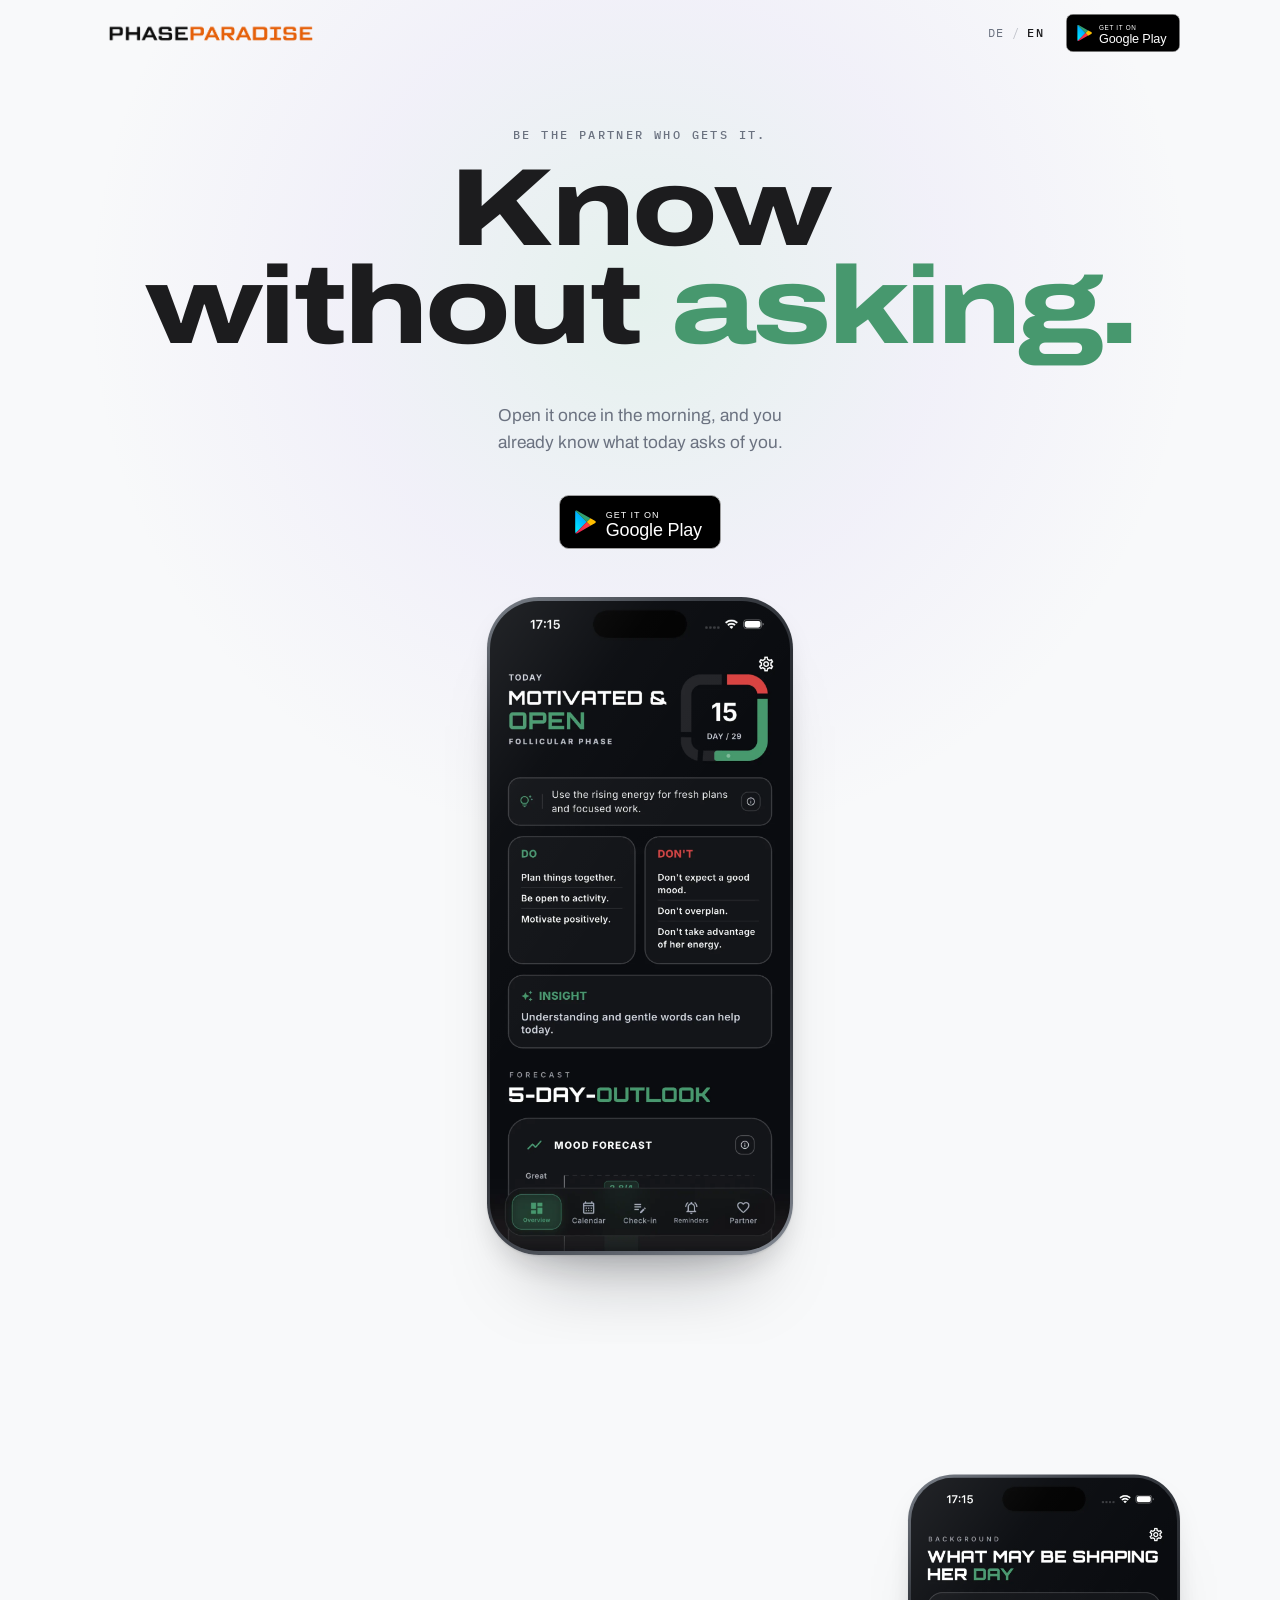
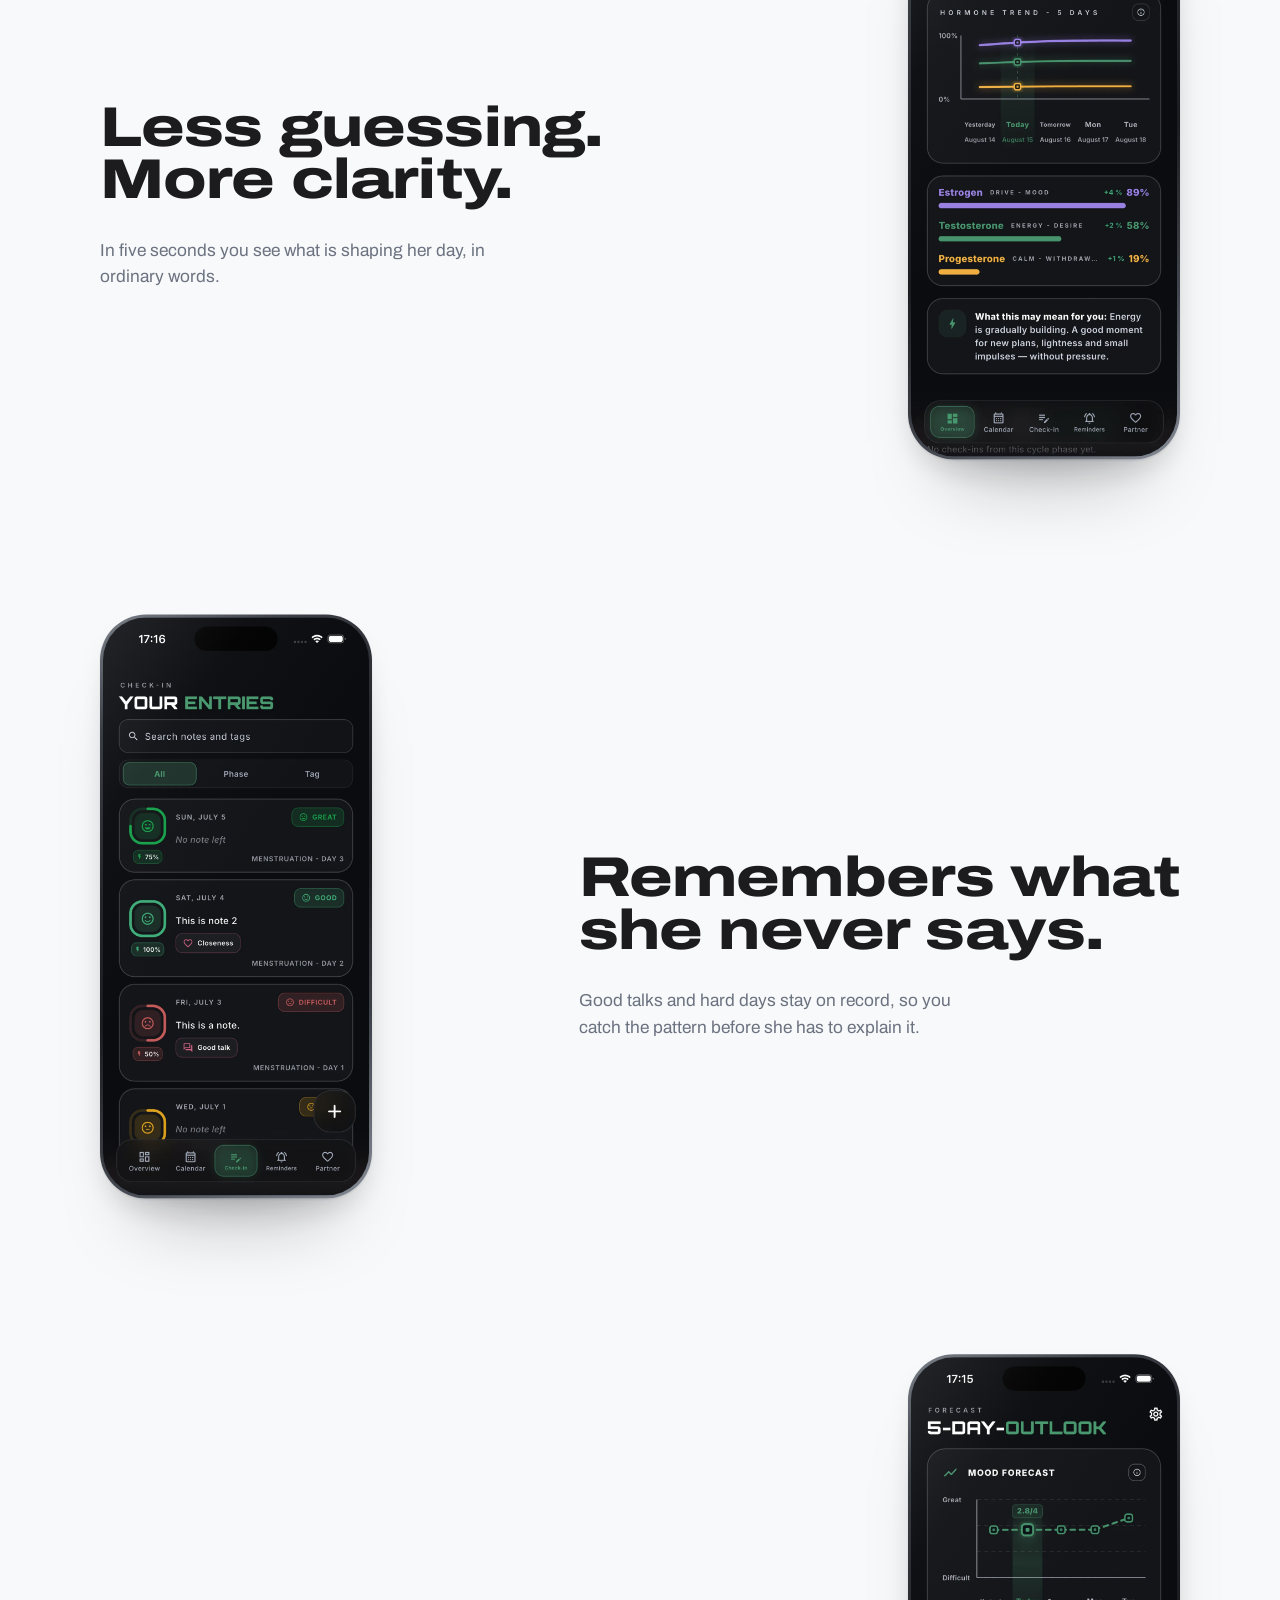
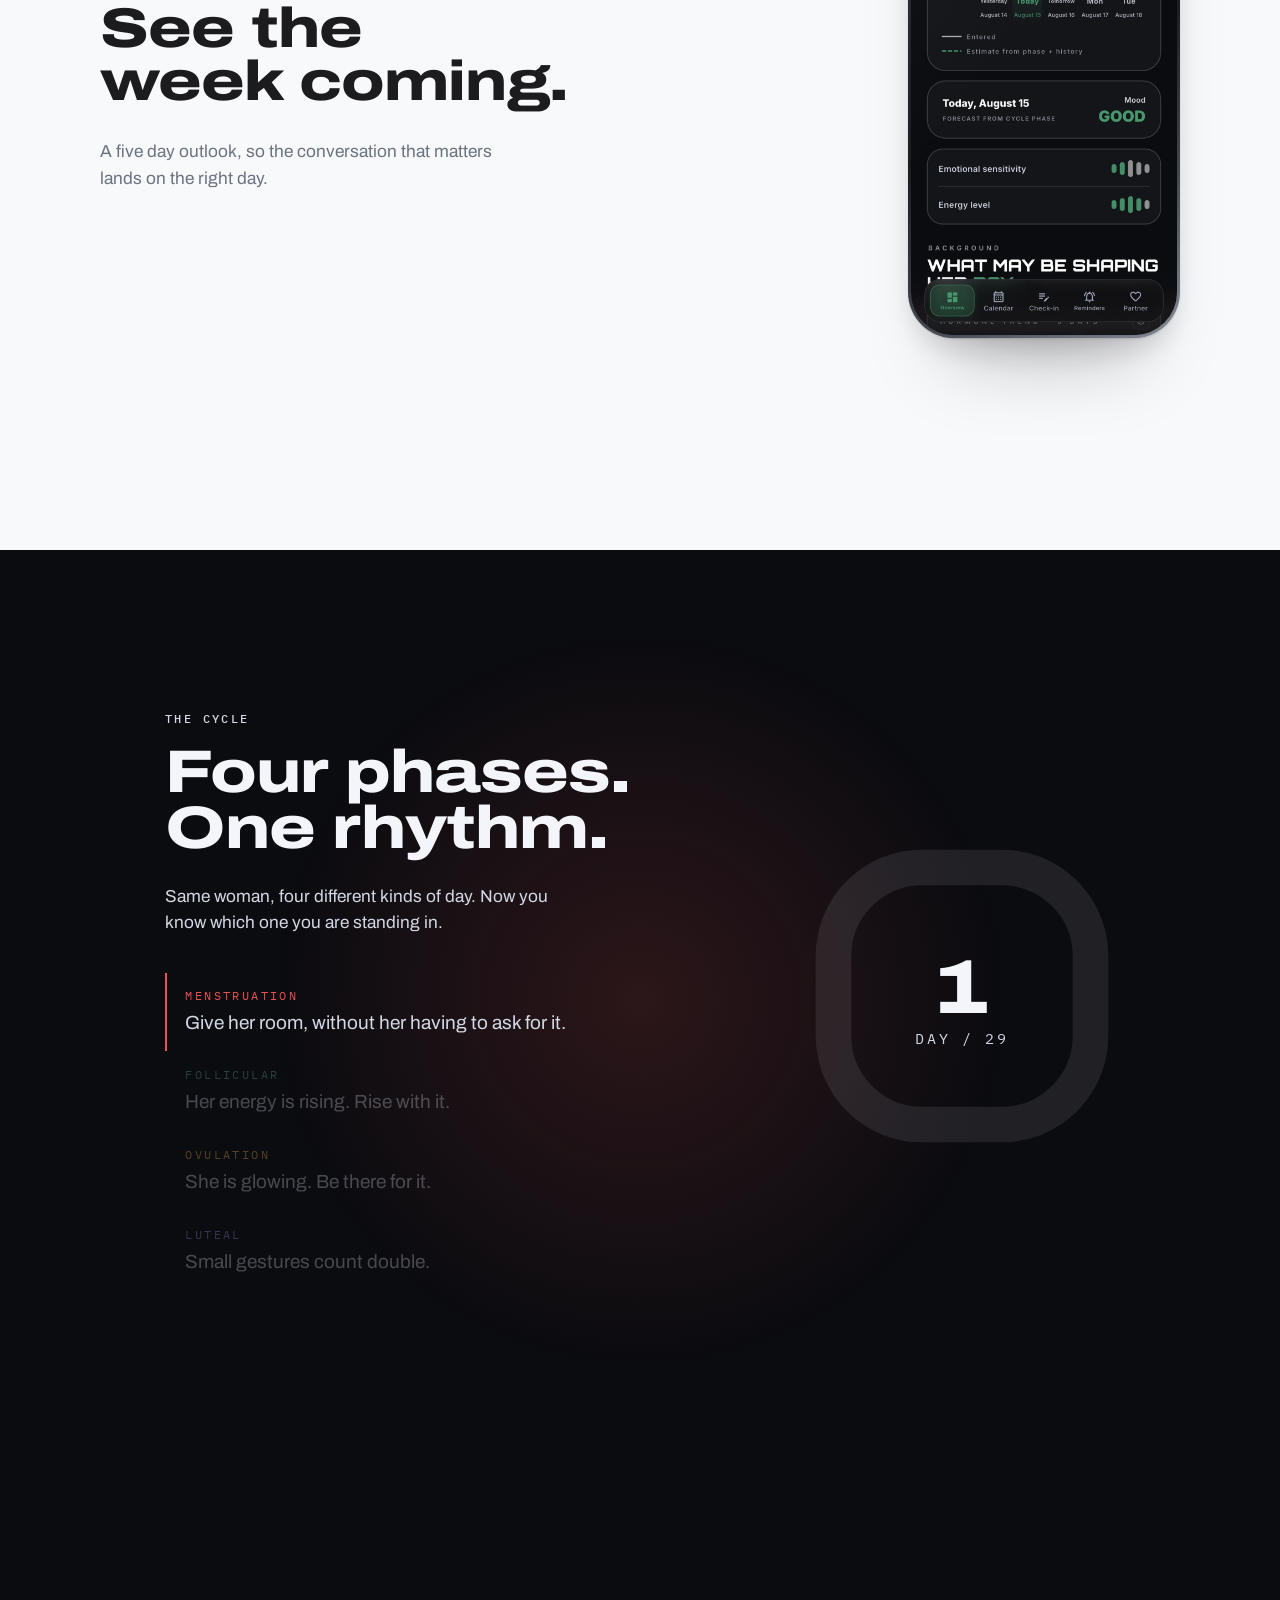
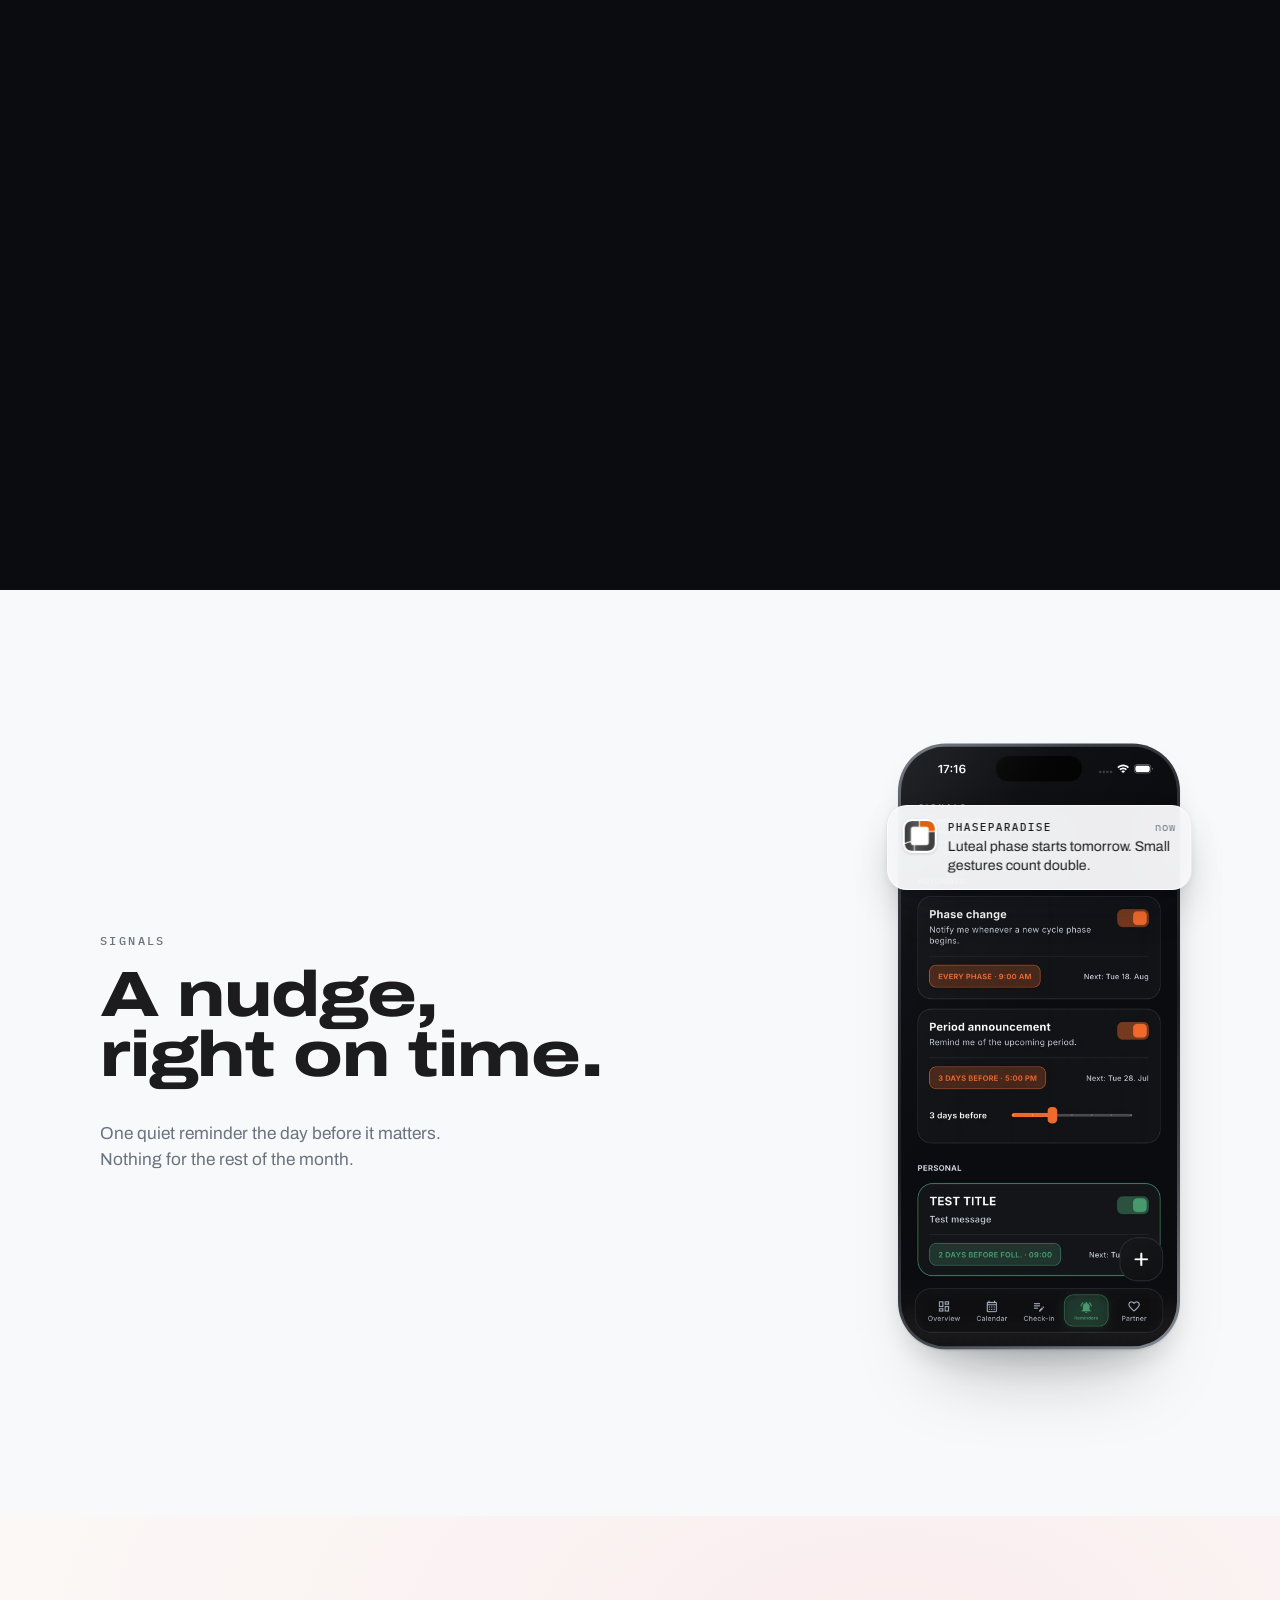
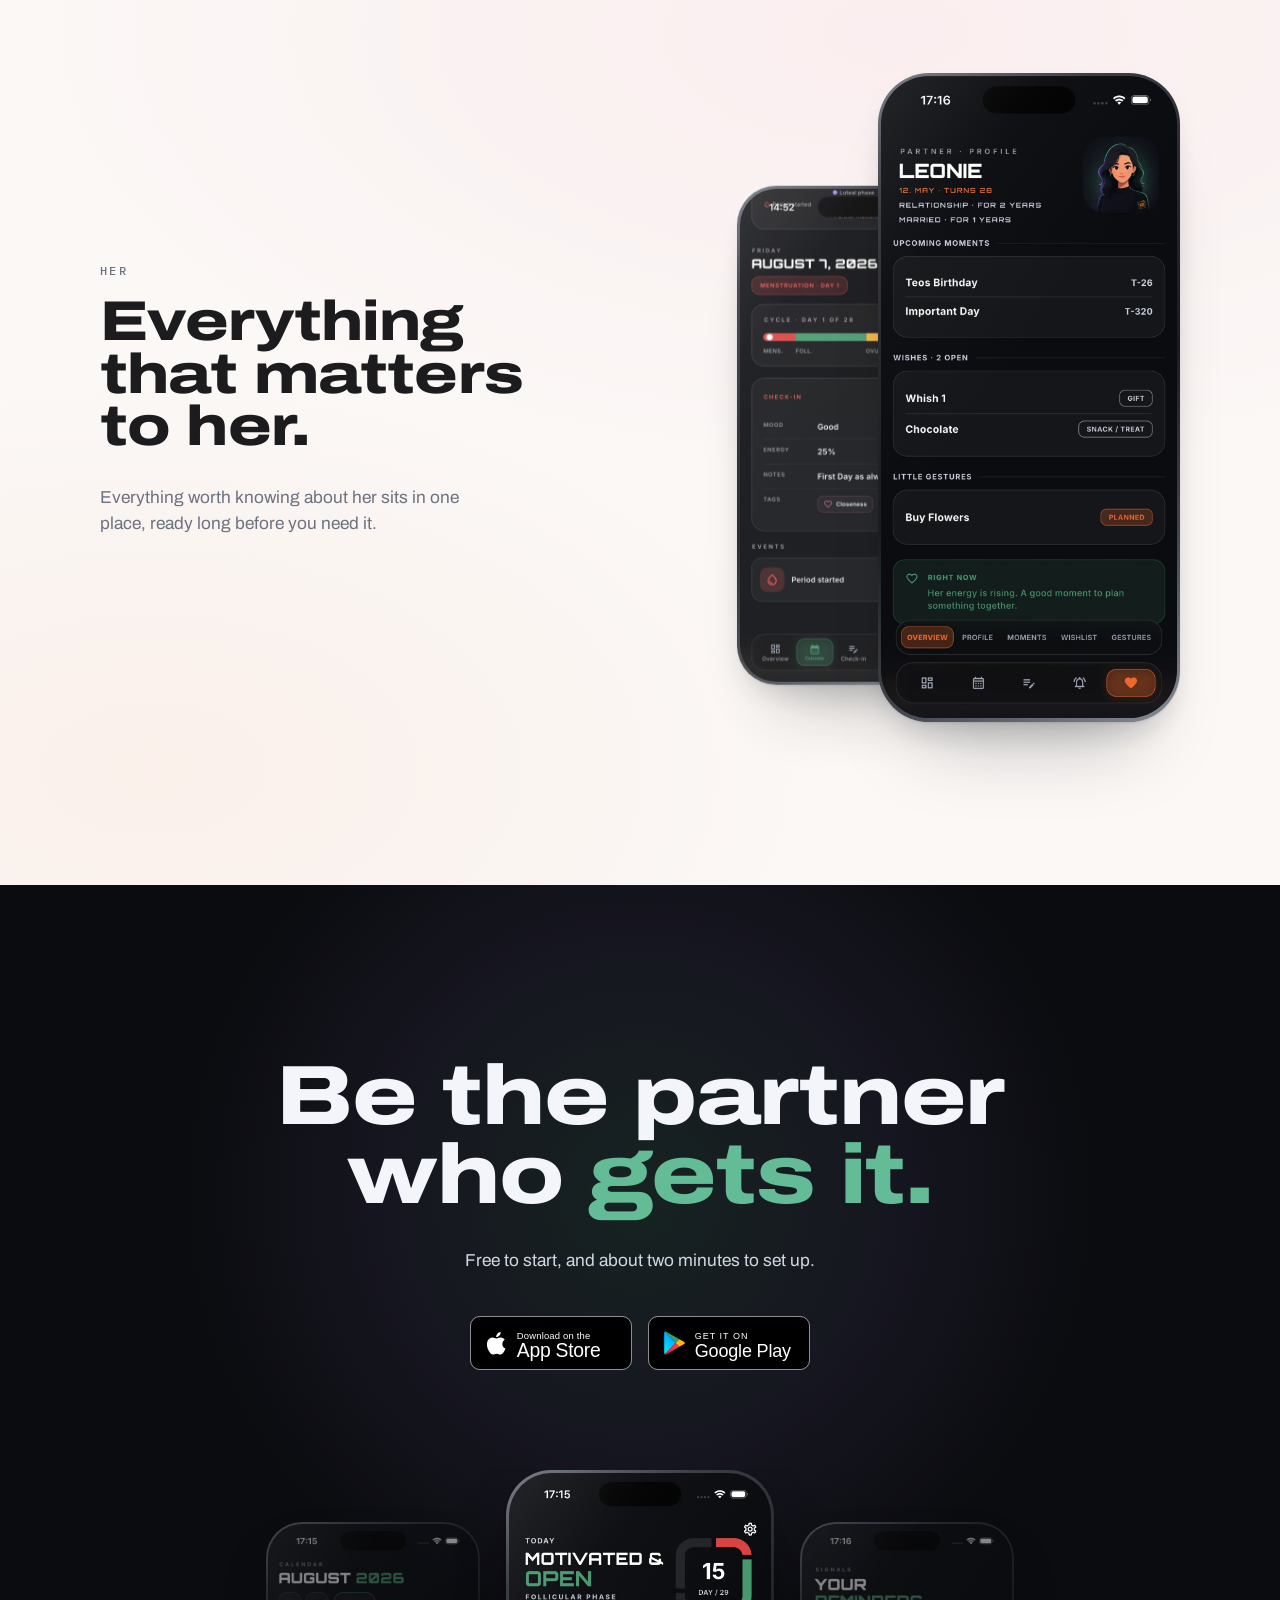
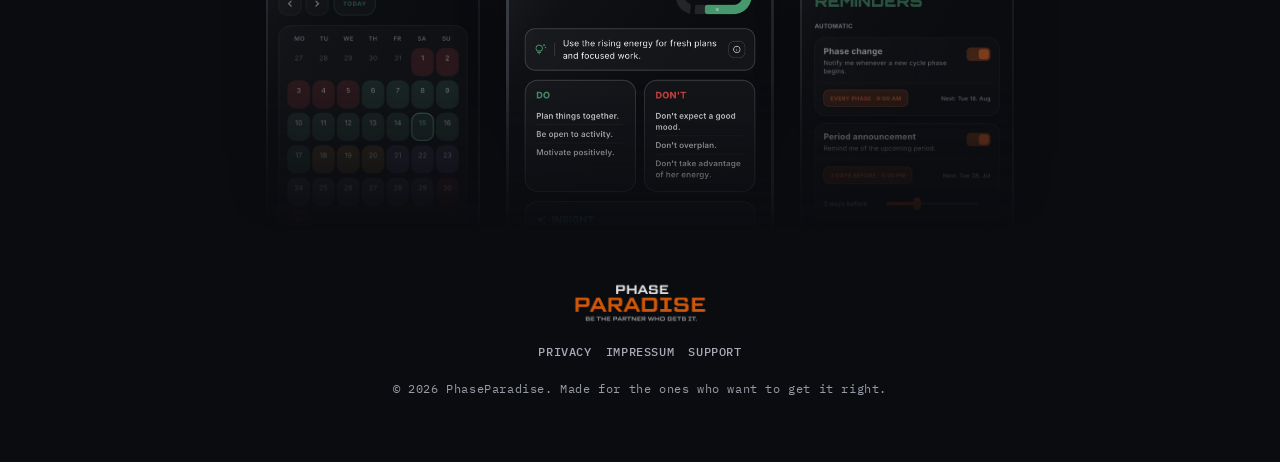
<file: index.html>
<!DOCTYPE html>
<html lang="en">
<head>
<meta charset="utf-8">
<meta name="viewport" content="width=device-width, initial-scale=1, viewport-fit=cover">

<!-- The meta tags below carry the English wording as a default and are
     rewritten when a language is chosen. They stay in the markup so link
     previews still work for scrapers that never run JavaScript. -->
<title>PhaseParadise</title>
<meta name="description" data-i18n-content="meta.description" content="PhaseParadise helps you understand her cycle, so you show up the right way on the right day.">
<meta name="theme-color" content="#F8F9FA">
<meta name="color-scheme" content="light">

<meta property="og:type" content="website">
<meta property="og:site_name" content="PhaseParadise">
<meta property="og:locale" content="en_US">
<meta property="og:title" data-i18n-content="meta.ogTitle" content="PhaseParadise. Know without asking.">
<meta property="og:description" data-i18n-content="meta.ogDescription" content="Understand her cycle, and show up the right way on the right day.">
<meta property="og:image" content="assets/images/og/og-image.png">
<meta property="og:image:alt" data-i18n-content="meta.ogImageAlt" content="PhaseParadise on an iPhone, showing today's phase at a glance.">
<meta name="twitter:card" content="summary_large_image">
<meta name="twitter:title" data-i18n-content="meta.ogTitle" content="PhaseParadise. Know without asking.">
<meta name="twitter:description" data-i18n-content="meta.ogDescription" content="Understand her cycle, and show up the right way on the right day.">
<meta name="twitter:image" content="assets/images/og/og-image.png">

<link rel="icon" href="favicon.ico" sizes="16x16 32x32 48x48">
<link rel="icon" href="assets/images/logo/favicon-192.png" type="image/png" sizes="192x192">
<link rel="apple-touch-icon" href="assets/images/logo/apple-touch-icon.png">

<link rel="stylesheet" href="assets/css/main.css">

<script>
  /* set before first paint, so the page never flashes its empty state */
  document.documentElement.classList.add("js", "i18n-pending");

  /* Which store can this visitor actually use. Apple devices keep the App
     Store badge, everyone else is sent to Google Play. Only the nav and the
     hero swap, the closing CTA always shows both. */
  (function () {
    var ua = navigator.userAgent || "";
    var platform = navigator.platform || "";
    var apple = /iPhone|iPad|iPod|Macintosh/i.test(ua) && !/Android/i.test(ua);
    /* an iPad on iPadOS 13+ introduces itself as a Mac */
    if (!apple && /Mac/i.test(platform) && navigator.maxTouchPoints > 1) apple = true;
    document.documentElement.classList.add(apple ? "os-apple" : "os-android");
  })();

  /* The screenshots come in one folder per language, so the hero shot can
     only be preloaded once we know which one. i18n.js makes the real
     choice a moment later, this is just an early guess by the same rules,
     and a miss costs one unused image. Keep SHOTS and KEY in step with
     LANGS and STORAGE_KEY in assets/js/i18n.js. */
  (function () {
    var SHOTS = ["de", "en"];
    var KEY = "phaseparadise-lang";
    var FALLBACK = "en";

    function has(code) {
      for (var i = 0; i < SHOTS.length; i++) {
        if (SHOTS[i] === code) return true;
      }
      return false;
    }

    var code = null;
    try {
      code = localStorage.getItem(KEY);
    } catch (e) {}

    if (!has(code)) {
      var list = navigator.languages || [navigator.language || ""];
      code = FALLBACK;
      for (var i = 0; i < list.length; i++) {
        var base = String(list[i]).toLowerCase().split("-")[0];
        if (has(base)) { code = base; break; }
      }
    }

    var link = document.createElement("link");
    link.rel = "preload";
    link.as = "image";
    link.fetchPriority = "high";
    link.href = "assets/images/mock/" + code + "/home_1.webp";
    document.head.appendChild(link);
  })();
</script>
<noscript>
  <style>.nav__inner, main, .foot { display: none !important; }</style>
</noscript>
</head>

<body>

<noscript><p class="noscript">PhaseParadise needs JavaScript to show this page.</p></noscript>

<a class="skip-link" href="#hero" data-i18n="nav.skip"></a>

<!-- ══════════════════════════════════════════════════════════ NAV -->
<header class="nav" id="nav">
  <div class="nav__inner">
    <a class="nav__brand" href="#hero" data-i18n-aria="nav.brand">
      <img class="nav__logo nav__logo--light" src="assets/images/logo/logo_lightMode.png" data-i18n-alt="nav.logoAlt" alt="PhaseParadise" width="1991" height="334">
      <img class="nav__logo nav__logo--dark" src="assets/images/logo/logo_darkMode.png" alt="" aria-hidden="true" width="1991" height="334">
    </a>

    <div class="nav__end">
      <div class="lang" id="langSwitch" role="group"></div>
      <a class="badge badge--sm badge--apple" href="https://apps.apple.com/at/app/phasebloom-cycle-tracker/id6761731649" data-i18n-aria="nav.appStore">
        <img src="assets/images/badges/app-store.svg" data-i18n-alt="nav.appStoreAlt" alt="Download on the App Store" width="140" height="47">
      </a>
      <a class="badge badge--sm badge--android" href="https://play.google.com/store/apps/details?id=com.monkeyttack.phaseBloom" data-i18n-aria="nav.googlePlay">
        <img src="assets/images/badges/google-play.svg" data-i18n-alt="nav.googlePlayAlt" alt="Get it on Google Play" width="140" height="47">
      </a>
    </div>
  </div>
</header>

<main>

<!-- ══════════════════════════════════════════════════════════ 1 · HERO -->
<section class="hero" id="hero">
  <div class="hero__glow" aria-hidden="true"></div>

  <div class="wrap hero__copy">
    <p class="eyebrow hero__eyebrow" data-i18n="hero.eyebrow"></p>
    <h1 class="hero__title">
      <span class="hero__line" data-i18n-rich="hero.titleLine1"></span>
      <span class="hero__line" data-i18n-rich="hero.titleLine2"></span>
    </h1>
    <p class="lede hero__lede" data-i18n="hero.lede"></p>
    <div class="hero__cta">
      <a class="badge badge--apple" href="https://apps.apple.com/at/app/phasebloom-cycle-tracker/id6761731649" data-i18n-aria="nav.appStore">
        <img src="assets/images/badges/app-store.svg" data-i18n-alt="nav.appStoreAlt" alt="Download on the App Store" width="180" height="60">
      </a>
      <a class="badge badge--android" href="https://play.google.com/store/apps/details?id=com.monkeyttack.phaseBloom" data-i18n-aria="nav.googlePlay">
        <img src="assets/images/badges/google-play.svg" data-i18n-alt="nav.googlePlayAlt" alt="Get it on Google Play" width="180" height="60">
      </a>
    </div>
  </div>

  <div class="hero__stage">
    <div class="device device--hero" data-parallax="0.11">
      <div class="device__frame">
        <div class="device__screen">
          <!-- SWAP: today screen -->
          <img data-shot="home_1" data-i18n-alt="hero.shotAlt" alt="" width="1206" height="2622"
               fetchpriority="high" decoding="async">
        </div>
      </div>
    </div>
  </div>
</section>

<!-- ══════════════════════════════════════════════════════════ 2 · BENEFITS -->
<section class="benefits" id="benefits">

  <article class="beat wrap" data-reveal>
    <div class="beat__text">
      <h2 class="beat__title" data-i18n-rich="benefits.one.title"></h2>
      <p class="lede" data-i18n="benefits.one.lede"></p>
    </div>
    <div class="beat__visual">
      <div class="device" data-parallax="0.07">
        <div class="device__frame">
          <div class="device__screen">
            <!-- SWAP: what is shaping her day -->
            <img data-shot="home_3" data-i18n-alt="benefits.one.shotAlt" alt="" width="1206" height="2622" loading="lazy" decoding="async">
          </div>
        </div>
      </div>
    </div>
  </article>

  <article class="beat beat--flip wrap" data-reveal>
    <div class="beat__text">
      <h2 class="beat__title" data-i18n-rich="benefits.two.title"></h2>
      <p class="lede" data-i18n="benefits.two.lede"></p>
    </div>
    <div class="beat__visual">
      <div class="device" data-parallax="0.07">
        <div class="device__frame">
          <div class="device__screen">
            <!-- SWAP: check-in history -->
            <img data-shot="checkIns" data-i18n-alt="benefits.two.shotAlt" alt="" width="1206" height="2622" loading="lazy" decoding="async">
          </div>
        </div>
      </div>
    </div>
  </article>

  <article class="beat wrap" data-reveal>
    <div class="beat__text">
      <h2 class="beat__title" data-i18n-rich="benefits.three.title"></h2>
      <p class="lede" data-i18n="benefits.three.lede"></p>
    </div>
    <div class="beat__visual">
      <div class="device" data-parallax="0.07">
        <div class="device__frame">
          <div class="device__screen">
            <!-- SWAP: five day outlook -->
            <img data-shot="home_2" data-i18n-alt="benefits.three.shotAlt" alt="" width="1206" height="2622" loading="lazy" decoding="async">
          </div>
        </div>
      </div>
    </div>
  </article>

</section>

<!-- ══════════════════════════════════════════════════════════ 3 · PHASES (signature) -->
<section class="phases" id="phases">
  <div class="phases__track" id="phasesTrack">
    <div class="phases__sticky">
      <div class="wrap phases__grid">

        <div class="phases__intro">
          <p class="eyebrow eyebrow--onDark" data-i18n="phases.eyebrow"></p>
          <h2 class="phases__title" data-i18n-rich="phases.title"></h2>
          <p class="lede lede--onDark" data-i18n="phases.lede"></p>
        </div>

        <div class="ring" id="ring">
          <svg class="ring__svg" viewBox="0 0 300 300" role="img" data-i18n-aria="phases.ringAlt">
            <defs>
              <filter id="ringGlow" x="-30%" y="-30%" width="160%" height="160%">
                <feGaussianBlur stdDeviation="6" result="b"/>
                <feMerge><feMergeNode in="b"/><feMergeNode in="SourceGraphic"/></feMerge>
              </filter>
            </defs>
            <path class="ring__track" d="M150 24 H189 A87 87 0 0 1 276 111 V189 A87 87 0 0 1 189 276 H111 A87 87 0 0 1 24 189 V111 A87 87 0 0 1 111 24 Z"/>
            <g filter="url(#ringGlow)">
              <path class="ring__arc" data-phase="0" d="M150 24 H189 A87 87 0 0 1 276 111 V189 A87 87 0 0 1 189 276 H111 A87 87 0 0 1 24 189 V111 A87 87 0 0 1 111 24 Z"/>
              <path class="ring__arc" data-phase="1" d="M150 24 H189 A87 87 0 0 1 276 111 V189 A87 87 0 0 1 189 276 H111 A87 87 0 0 1 24 189 V111 A87 87 0 0 1 111 24 Z"/>
              <path class="ring__arc" data-phase="2" d="M150 24 H189 A87 87 0 0 1 276 111 V189 A87 87 0 0 1 189 276 H111 A87 87 0 0 1 24 189 V111 A87 87 0 0 1 111 24 Z"/>
              <path class="ring__arc" data-phase="3" d="M150 24 H189 A87 87 0 0 1 276 111 V189 A87 87 0 0 1 189 276 H111 A87 87 0 0 1 24 189 V111 A87 87 0 0 1 111 24 Z"/>
            </g>
            <circle class="ring__marker" id="ringMarker" cx="150" cy="24" r="9"/>
          </svg>
          <div class="ring__center">
            <span class="ring__day" id="ringDay">1</span>
            <span class="ring__unit"><span data-i18n="phases.dayLabel"></span> / <span id="ringTotal">29</span></span>
          </div>
        </div>

        <ol class="plist" id="plist">
          <li class="plist__item" data-phase="0">
            <span class="plist__name" data-i18n="phases.items.0.name"></span>
            <span class="plist__line" data-i18n="phases.items.0.line"></span>
          </li>
          <li class="plist__item" data-phase="1">
            <span class="plist__name" data-i18n="phases.items.1.name"></span>
            <span class="plist__line" data-i18n="phases.items.1.line"></span>
          </li>
          <li class="plist__item" data-phase="2">
            <span class="plist__name" data-i18n="phases.items.2.name"></span>
            <span class="plist__line" data-i18n="phases.items.2.line"></span>
          </li>
          <li class="plist__item" data-phase="3">
            <span class="plist__name" data-i18n="phases.items.3.name"></span>
            <span class="plist__line" data-i18n="phases.items.3.line"></span>
          </li>
        </ol>

      </div>
    </div>
  </div>
</section>

<!-- ══════════════════════════════════════════════════════════ 4 · INSIGHTS -->
<section class="insights" id="insights">
  <div class="wrap insights__grid">

    <div class="insights__text" data-reveal>
      <p class="eyebrow" data-i18n="insights.eyebrow"></p>
      <h2 class="section__title" data-i18n-rich="insights.title"></h2>
      <p class="lede" data-i18n="insights.lede"></p>
    </div>

    <div class="insights__visual" data-reveal>
      <div class="notif" id="notif">
        <img class="notif__icon" src="assets/images/logo/icon.png" alt="" width="604" height="544" loading="lazy" decoding="async">
        <div class="notif__body">
          <p class="notif__head">
            <span class="notif__app" data-i18n="insights.notification.app"></span>
            <span class="notif__time" data-i18n="insights.notification.time"></span>
          </p>
          <p class="notif__text" data-i18n="insights.notification.text"></p>
        </div>
      </div>
      <div class="device" data-parallax="0.05">
        <div class="device__frame">
          <div class="device__screen">
            <!-- SWAP: reminders -->
            <img data-shot="reminders" data-i18n-alt="insights.shotAlt" alt="" width="1206" height="2622" loading="lazy" decoding="async">
          </div>
        </div>
      </div>
    </div>

  </div>
</section>

<!-- ══════════════════════════════════════════════════════════ 5 · PARTNER PAGE -->
<section class="partner" id="partner-page">
  <div class="wrap partner__grid">

    <div class="partner__text" data-reveal>
      <p class="eyebrow" data-i18n="partner.eyebrow"></p>
      <h2 class="section__title" data-i18n-rich="partner.title"></h2>
      <p class="lede" data-i18n="partner.lede"></p>
    </div>

    <div class="partner__stage" data-reveal>

      <div class="device device--behind" data-parallax="0.1">
        <div class="device__frame">
          <div class="device__screen">
            <!-- SWAP: a saved moment in the calendar -->
            <img data-shot="calendar_detail" data-i18n-alt="partner.shotAlt" alt="" width="1206" height="2622" loading="lazy" decoding="async">
          </div>
        </div>
      </div>

      <div class="device device--front" data-parallax="0.03">
        <div class="device__frame">
          <div class="device__screen">
            <!-- SWAP: partner page -->
            <img data-shot="partner" data-i18n-alt="partner.ui.alt" alt="" width="1206" height="2622" loading="lazy" decoding="async">
          </div>
        </div>
      </div>

    </div>
  </div>
</section>

<!-- ══════════════════════════════════════════════════════════ 6 · CTA -->
<section class="cta" id="cta">
  <div class="wrap cta__inner">
    <h2 class="cta__title" data-i18n-rich="cta.title" data-reveal></h2>
    <p class="lede lede--onDark cta__lede" data-i18n="cta.lede" data-reveal></p>

    <div class="cta__badges" data-reveal>
      <a class="badge" href="https://apps.apple.com/at/app/phasebloom-cycle-tracker/id6761731649" data-i18n-aria="nav.appStore">
        <img src="assets/images/badges/app-store.svg" data-i18n-alt="nav.appStoreAlt" alt="Download on the App Store" width="180" height="60" loading="lazy">
      </a>
      <a class="badge" href="https://play.google.com/store/apps/details?id=com.monkeyttack.phaseBloom" data-i18n-aria="nav.googlePlay">
        <img src="assets/images/badges/google-play.svg" data-i18n-alt="nav.googlePlayAlt" alt="Get it on Google Play" width="180" height="60" loading="lazy">
      </a>
    </div>

    <div class="lineup" data-reveal>
      <div class="lineup__item lineup__item--side">
        <div class="device"><div class="device__frame"><div class="device__screen">
          <img data-shot="calendar" data-i18n-alt="cta.calendarAlt" alt="" width="1206" height="2622" loading="lazy" decoding="async">
        </div></div></div>
      </div>
      <div class="lineup__item lineup__item--mid">
        <div class="device"><div class="device__frame"><div class="device__screen">
          <img data-shot="home_1" alt="" width="1206" height="2622" loading="lazy" decoding="async">
        </div></div></div>
      </div>
      <div class="lineup__item lineup__item--side">
        <div class="device"><div class="device__frame"><div class="device__screen">
          <img data-shot="reminders" alt="" width="1206" height="2622" loading="lazy" decoding="async">
        </div></div></div>
      </div>
    </div>
  </div>
</section>

</main>

<footer class="foot">
  <div class="wrap foot__inner">
    <img class="foot__logo" src="assets/images/logo/logo_stacked_darkMode.png" data-i18n-alt="footer.logoAlt" alt="PhaseParadise" width="1235" height="390" loading="lazy">
    <nav class="foot__links" data-i18n-aria="footer.linksLabel">
      <a class="foot__link" href="policy/" data-i18n="footer.privacy" data-i18n-href="footer.privacyHref"></a>
      <a class="foot__link" href="imprint/" data-i18n="footer.imprint"></a>
      <a class="foot__link" href="mailto:phaseparadise@gmail.com" data-i18n="footer.support"></a>
    </nav>
    <!-- the year comes from the visitor's clock, so nothing needs updating -->
    <p class="foot__note"><span id="year">©</span> <span data-i18n="footer.note"></span></p>
  </div>
</footer>

<!-- English ships with the page, so it can stand in for any language
     file that fails to arrive -->
<script src="assets/locales/en.js"></script>
<script src="assets/js/i18n.js"></script>
<script src="assets/js/main.js"></script>
</body>
</html>
</file>
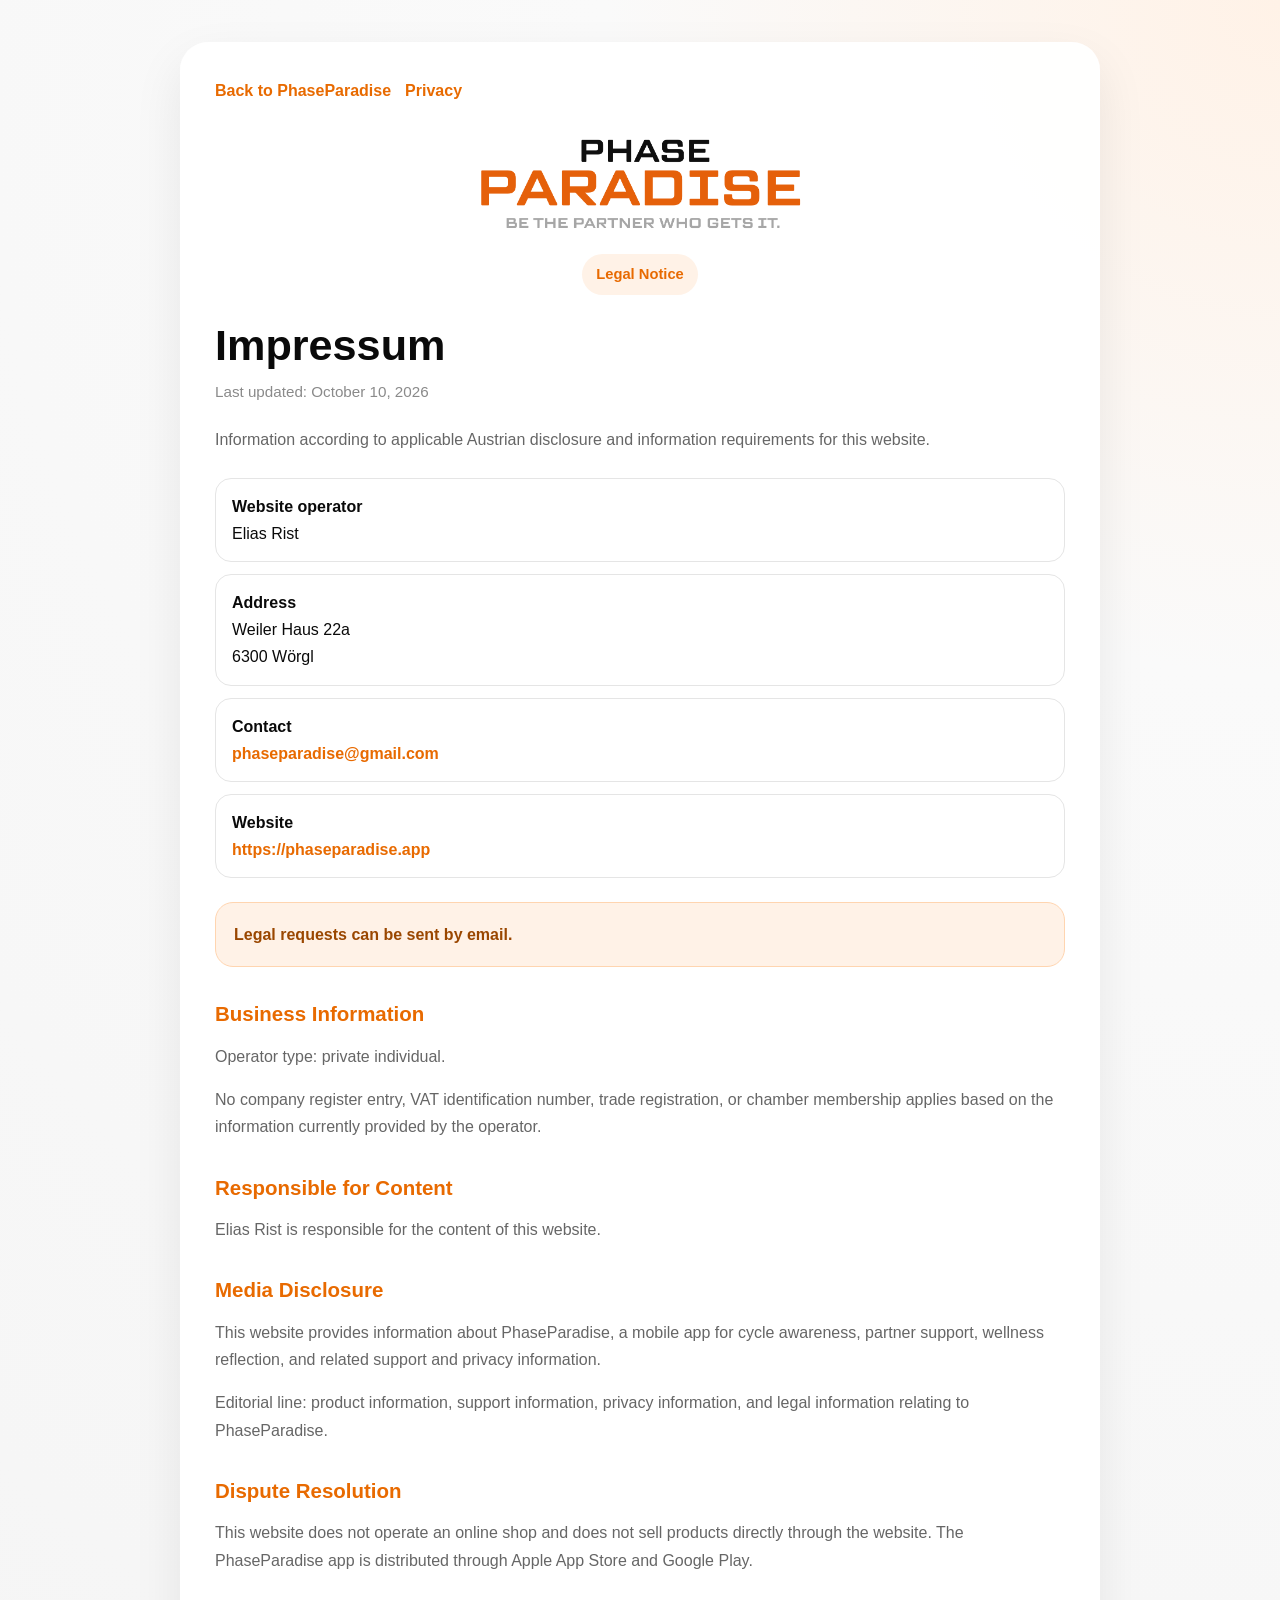
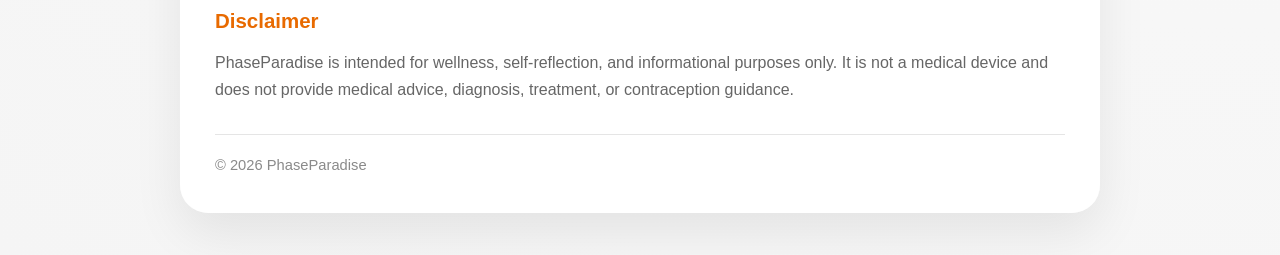
<file: imprint/index.html>
<!doctype html>
<html lang="en">
<head>
<meta charset="UTF-8">
<meta name="viewport" content="width=device-width, initial-scale=1.0">

<title>PhaseParadise | Impressum</title>
<meta name="description" content="Legal notice and media disclosure for PhaseParadise.">
<meta name="theme-color" content="#f5f5f5">
<meta name="color-scheme" content="light">
<link rel="canonical" href="https://phaseparadise.app/imprint/">
<link rel="icon" href="../favicon.ico" sizes="16x16 32x32 48x48">
<link rel="icon" href="../assets/images/logo/favicon-192.png" type="image/png" sizes="192x192">
<link rel="apple-touch-icon" href="../assets/images/logo/apple-touch-icon.png">
<link rel="stylesheet" href="../assets/css/legal.css">
</head>

<body>
<main class="container">
<section class="card">

<nav class="topnav" aria-label="Legal navigation">
  <a href="../">Back to PhaseParadise</a>
  <a href="../policy/">Privacy</a>
</nav>

<div class="logo-wrap">
  <img src="../assets/images/logo/logo_stacked_lightMode.png" alt="PhaseParadise Logo" class="logo" width="1235" height="390">
  <div class="badge">Legal Notice</div>
</div>

<h1>Impressum</h1>
<p class="meta">Last updated: October 10, 2026</p>

<p>
Information according to applicable Austrian disclosure and information
requirements for this website.
</p>

<div class="details">
  <div>
    <strong>Website operator</strong><br>
    Elias Rist
  </div>
  <div>
    <strong>Address</strong><br>
    Weiler Haus 22a<br>
    6300 Wörgl
  </div>
  <div>
    <strong>Contact</strong><br>
    <a href="mailto:phaseparadise@gmail.com">phaseparadise@gmail.com</a>
  </div>
  <div>
    <strong>Website</strong><br>
    <a href="https://phaseparadise.app">https://phaseparadise.app</a>
  </div>
</div>

<div class="notice">
Legal requests can be sent by email.
</div>

<h2>Business Information</h2>
<p>
Operator type: private individual.
</p>
<p>
No company register entry, VAT identification number, trade registration, or
chamber membership applies based on the information currently provided by the
operator.
</p>

<h2>Responsible for Content</h2>
<p>
Elias Rist is responsible for the content of this website.
</p>

<h2>Media Disclosure</h2>
<p>
This website provides information about PhaseParadise, a mobile app for cycle
awareness, partner support, wellness reflection, and related support and privacy
information.
</p>
<p>
Editorial line: product information, support information, privacy information,
and legal information relating to PhaseParadise.
</p>

<h2>Dispute Resolution</h2>
<p>
This website does not operate an online shop and does not sell products directly
through the website. The PhaseParadise app is distributed through Apple App Store
and Google Play.
</p>

<h2>Disclaimer</h2>
<p>
PhaseParadise is intended for wellness, self-reflection, and informational
purposes only. It is not a medical device and does not provide medical advice,
diagnosis, treatment, or contraception guidance.
</p>

<footer>
&copy; 2026 PhaseParadise
</footer>

</section>
</main>
</body>
</html>
</file>
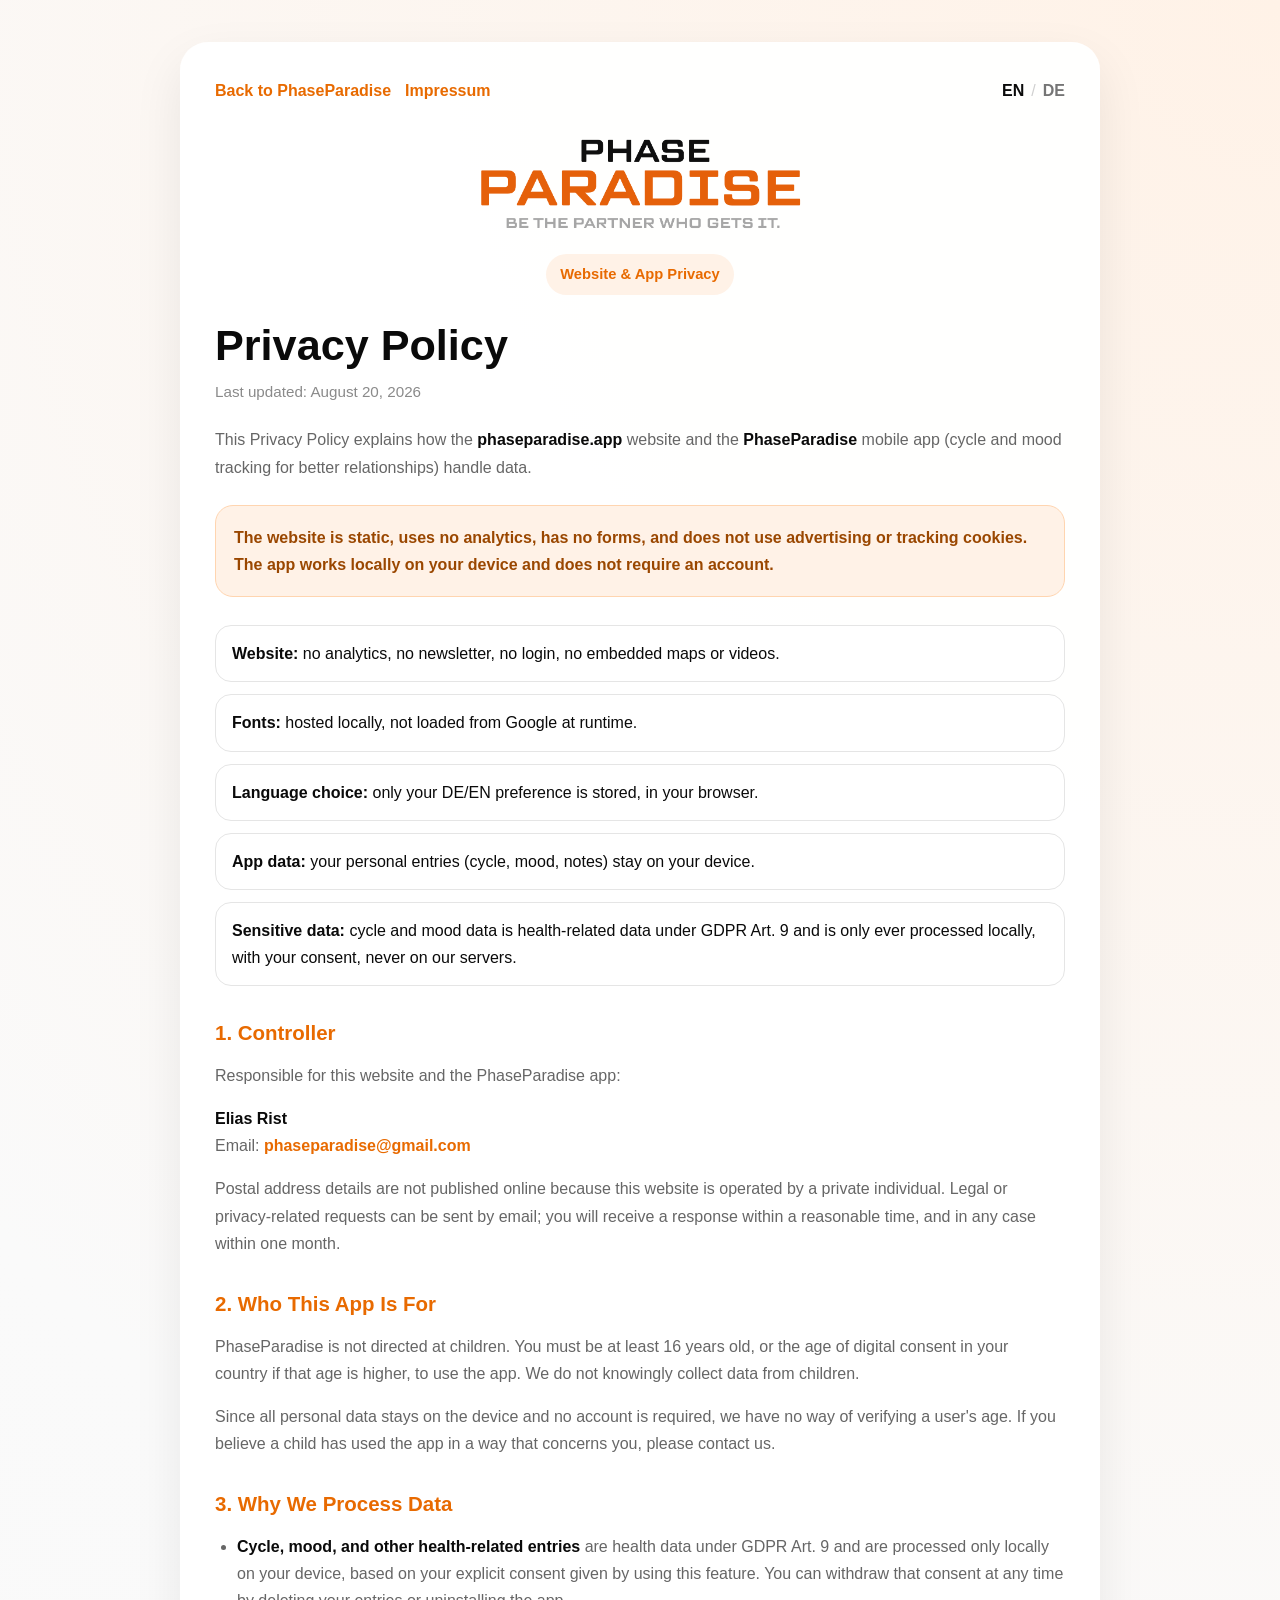
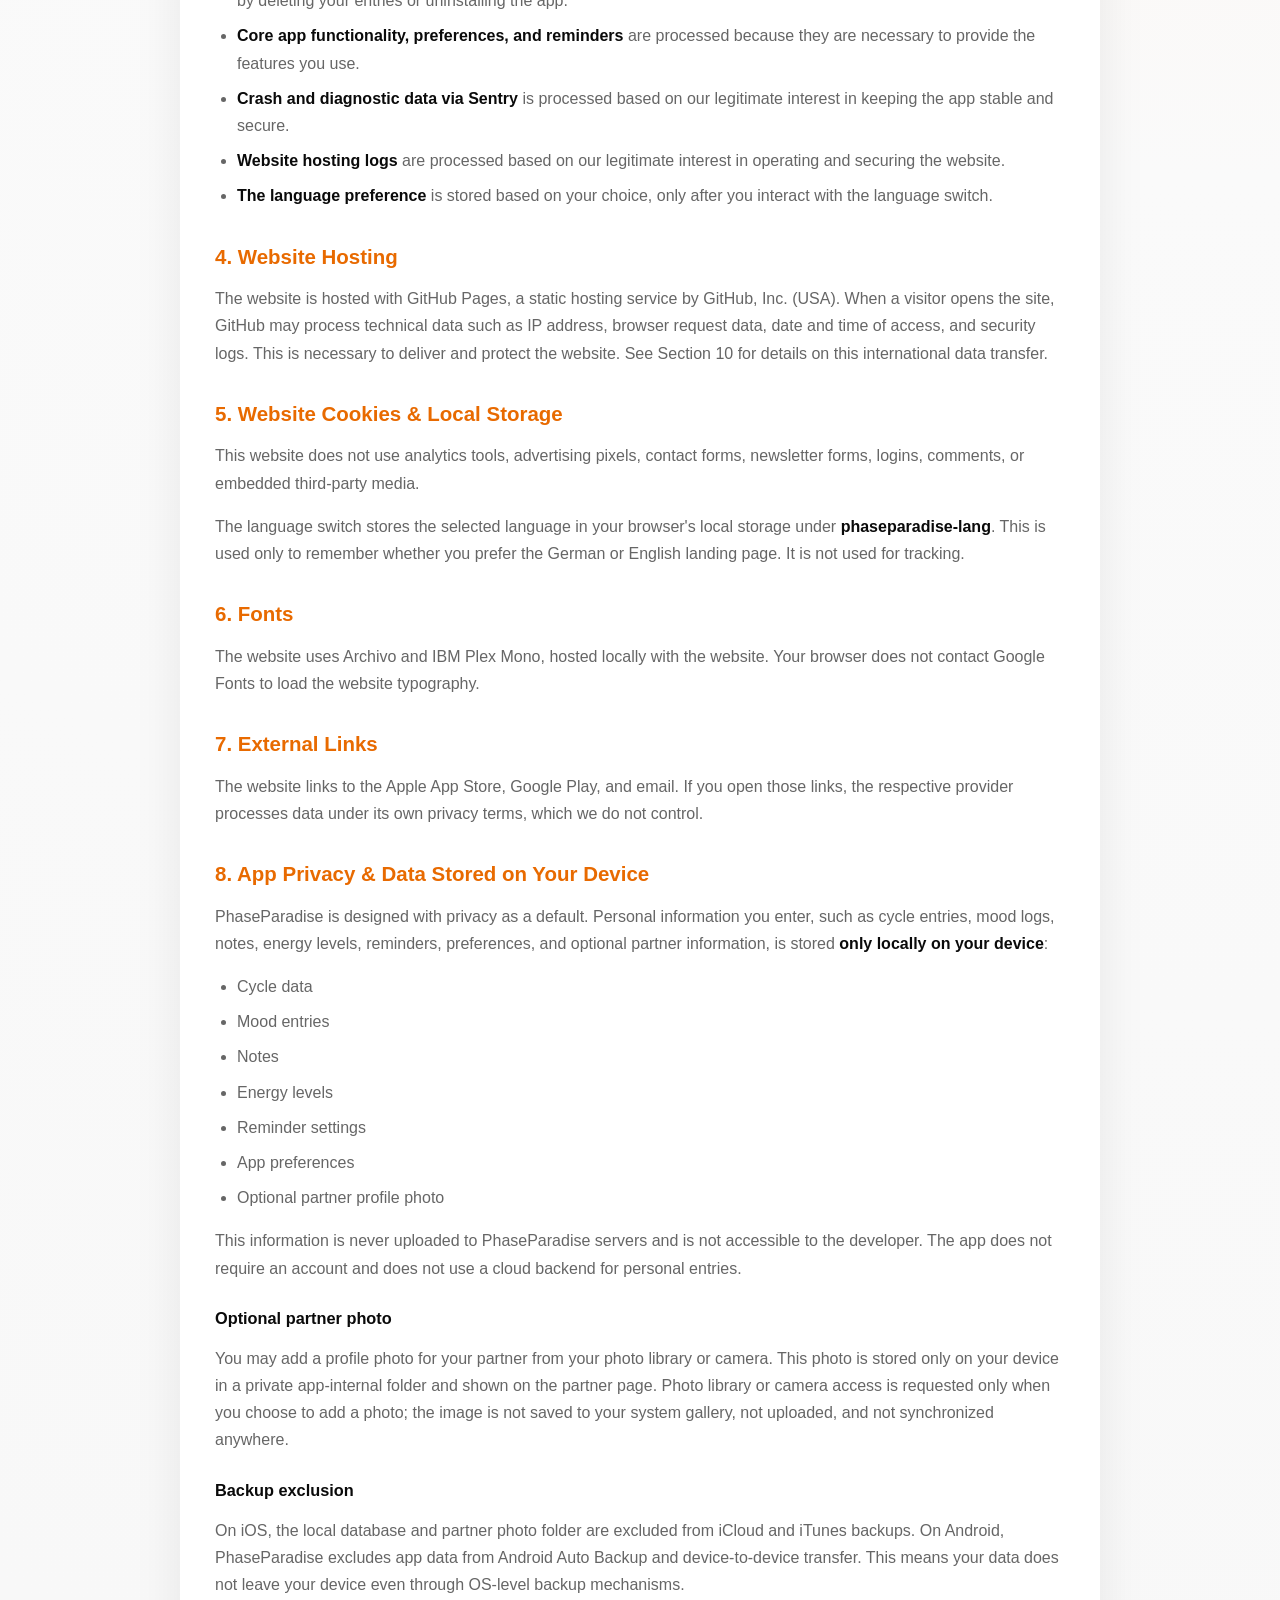
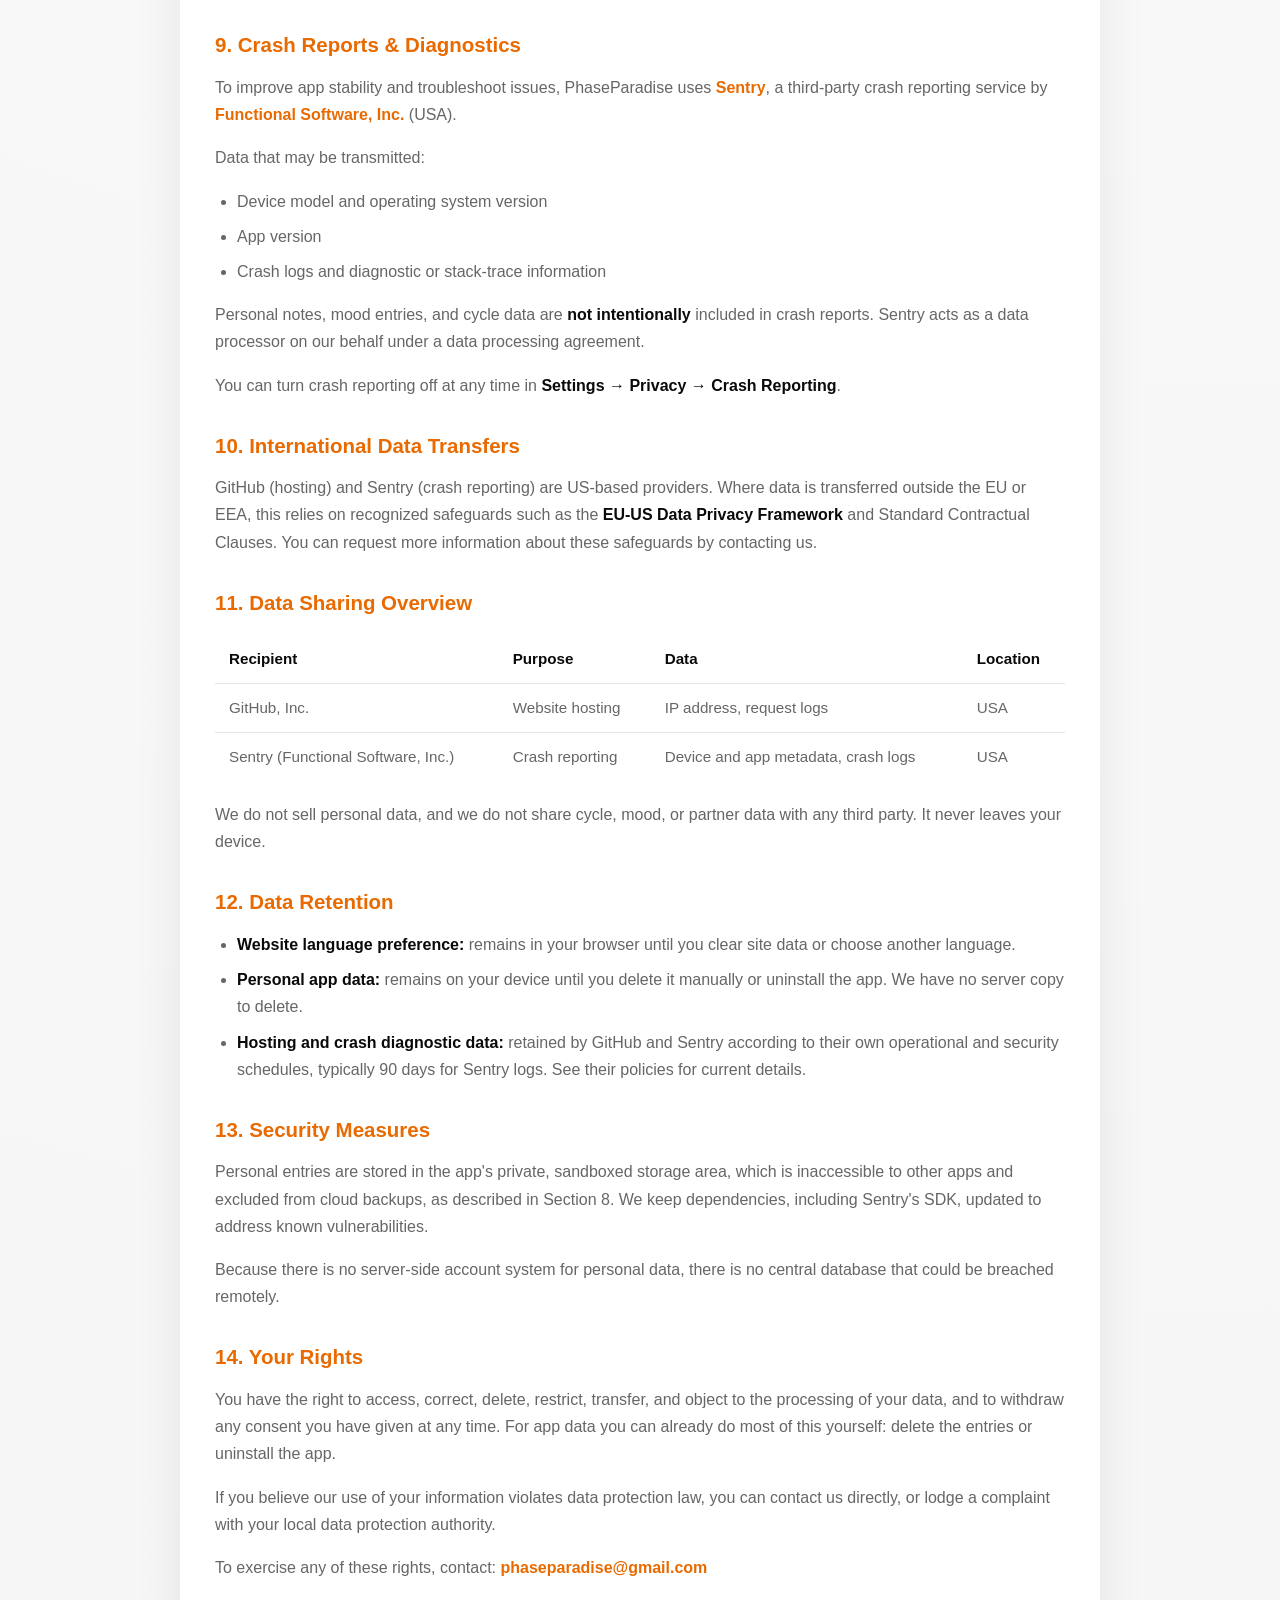
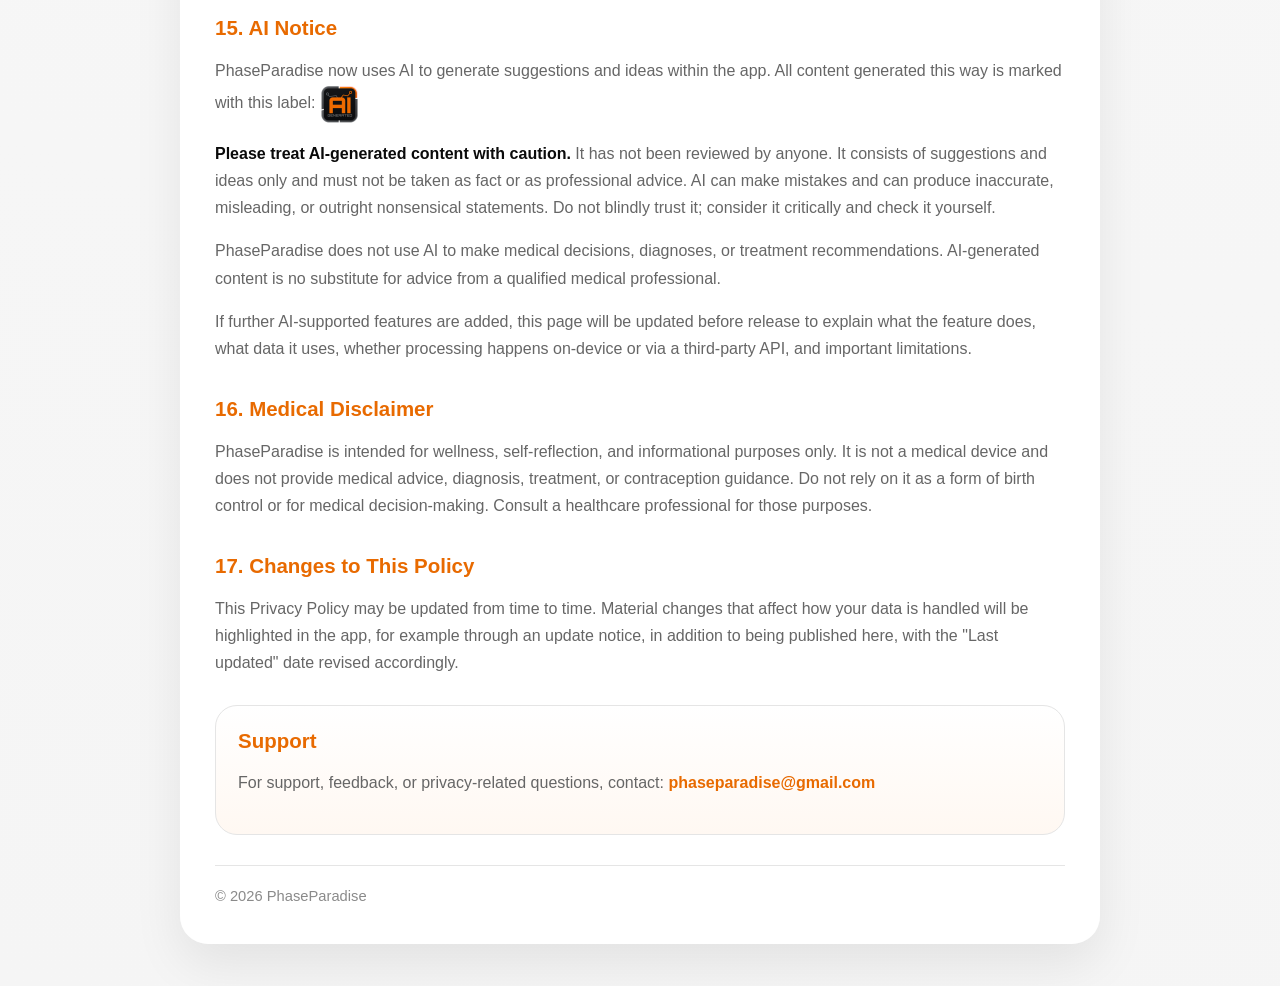
<file: policy/index.html>
<!doctype html>
<html lang="en">
<head>
<meta charset="UTF-8">
<meta name="viewport" content="width=device-width, initial-scale=1.0">

<title>PhaseParadise | Privacy Policy</title>
<meta name="description" content="Website and app privacy information for PhaseParadise.">
<meta name="theme-color" content="#f5f5f5">
<meta name="color-scheme" content="light">
<link rel="canonical" href="https://phaseparadise.app/policy/">
<link rel="alternate" hreflang="en" href="https://phaseparadise.app/policy/">
<link rel="alternate" hreflang="de" href="https://phaseparadise.app/policy/de/">
<link rel="alternate" hreflang="x-default" href="https://phaseparadise.app/policy/">
<link rel="icon" href="../favicon.ico" sizes="16x16 32x32 48x48">
<link rel="icon" href="../assets/images/logo/favicon-192.png" type="image/png" sizes="192x192">
<link rel="apple-touch-icon" href="../assets/images/logo/apple-touch-icon.png">
<link rel="stylesheet" href="../assets/css/legal.css">
</head>

<body>
<main class="container">
<section class="card">

<nav class="topnav" aria-label="Legal navigation">
  <a href="../">Back to PhaseParadise</a>
  <a href="../imprint/">Impressum</a>
  <span class="topnav__lang">
    <span aria-current="true">EN</span>
    <span class="topnav__sep" aria-hidden="true">/</span>
    <a href="de/" hreflang="de" lang="de">DE</a>
  </span>
</nav>

<div class="logo-wrap">
  <img src="../assets/images/logo/logo_stacked_lightMode.png" alt="PhaseParadise Logo" class="logo" width="1235" height="390">
  <div class="badge">Website &amp; App Privacy</div>
</div>

<h1>Privacy Policy</h1>
<p class="meta">Last updated: August 20, 2026</p>

<p>
This Privacy Policy explains how the <strong>phaseparadise.app</strong> website
and the <strong>PhaseParadise</strong> mobile app (cycle and mood tracking for
better relationships) handle data.
</p>

<div class="notice">
The website is static, uses no analytics, has no forms, and does not use
advertising or tracking cookies. The app works locally on your device and does
not require an account.
</div>

<div class="summary">
  <div><strong>Website:</strong> no analytics, no newsletter, no login, no embedded maps or videos.</div>
  <div><strong>Fonts:</strong> hosted locally, not loaded from Google at runtime.</div>
  <div><strong>Language choice:</strong> only your DE/EN preference is stored, in your browser.</div>
  <div><strong>App data:</strong> your personal entries (cycle, mood, notes) stay on your device.</div>
  <div><strong>Sensitive data:</strong> cycle and mood data is health-related data under GDPR Art. 9 and is only ever processed locally, with your consent, never on our servers.</div>
</div>

<h2>1. Controller</h2>
<p>
Responsible for this website and the PhaseParadise app:
</p>
<p>
<strong>Elias Rist</strong><br>
Email: <a href="mailto:phaseparadise@gmail.com">phaseparadise@gmail.com</a>
</p>
<p>
Postal address details are not published online because this website is operated
by a private individual. Legal or privacy-related requests can be sent by email;
you will receive a response within a reasonable time, and in any case within one
month.
</p>

<h2>2. Who This App Is For</h2>
<p>
PhaseParadise is not directed at children. You must be at least 16 years old, or
the age of digital consent in your country if that age is higher, to use the app.
We do not knowingly collect data from children.
</p>
<p>
Since all personal data stays on the device and no account is required, we have
no way of verifying a user's age. If you believe a child has used the app in a
way that concerns you, please contact us.
</p>

<h2>3. Why We Process Data</h2>
<ul>
  <li><strong>Cycle, mood, and other health-related entries</strong> are health
      data under GDPR Art. 9 and are processed only locally on your device, based
      on your explicit consent given by using this feature. You can withdraw that
      consent at any time by deleting your entries or uninstalling the app.</li>
  <li><strong>Core app functionality, preferences, and reminders</strong> are
      processed because they are necessary to provide the features you use.</li>
  <li><strong>Crash and diagnostic data via Sentry</strong> is processed based on
      our legitimate interest in keeping the app stable and secure.</li>
  <li><strong>Website hosting logs</strong> are processed based on our legitimate
      interest in operating and securing the website.</li>
  <li><strong>The language preference</strong> is stored based on your choice,
      only after you interact with the language switch.</li>
</ul>

<h2>4. Website Hosting</h2>
<p>
The website is hosted with GitHub Pages, a static hosting service by GitHub, Inc.
(USA). When a visitor opens the site, GitHub may process technical data such as
IP address, browser request data, date and time of access, and security logs.
This is necessary to deliver and protect the website. See Section 10 for details
on this international data transfer.
</p>

<h2>5. Website Cookies &amp; Local Storage</h2>
<p>
This website does not use analytics tools, advertising pixels, contact forms,
newsletter forms, logins, comments, or embedded third-party media.
</p>
<p>
The language switch stores the selected language in your browser's local storage
under <strong>phaseparadise-lang</strong>. This is used only to remember whether
you prefer the German or English landing page. It is not used for tracking.
</p>

<h2>6. Fonts</h2>
<p>
The website uses Archivo and IBM Plex Mono, hosted locally with the website. Your
browser does not contact Google Fonts to load the website typography.
</p>

<h2>7. External Links</h2>
<p>
The website links to the Apple App Store, Google Play, and email. If you open
those links, the respective provider processes data under its own privacy terms,
which we do not control.
</p>

<h2>8. App Privacy &amp; Data Stored on Your Device</h2>
<p>
PhaseParadise is designed with privacy as a default. Personal information you
enter, such as cycle entries, mood logs, notes, energy levels, reminders,
preferences, and optional partner information, is stored
<strong>only locally on your device</strong>:
</p>
<ul>
  <li>Cycle data</li>
  <li>Mood entries</li>
  <li>Notes</li>
  <li>Energy levels</li>
  <li>Reminder settings</li>
  <li>App preferences</li>
  <li>Optional partner profile photo</li>
</ul>
<p>
This information is never uploaded to PhaseParadise servers and is not accessible
to the developer. The app does not require an account and does not use a cloud
backend for personal entries.
</p>

<h3>Optional partner photo</h3>
<p>
You may add a profile photo for your partner from your photo library or camera.
This photo is stored only on your device in a private app-internal folder and
shown on the partner page. Photo library or camera access is requested only when
you choose to add a photo; the image is not saved to your system gallery, not
uploaded, and not synchronized anywhere.
</p>

<h3>Backup exclusion</h3>
<p>
On iOS, the local database and partner photo folder are excluded from iCloud and
iTunes backups. On Android, PhaseParadise excludes app data from Android Auto
Backup and device-to-device transfer. This means your data does not leave your
device even through OS-level backup mechanisms.
</p>

<h2>9. Crash Reports &amp; Diagnostics</h2>
<p>
To improve app stability and troubleshoot issues, PhaseParadise uses
<strong><a href="https://sentry.io">Sentry</a></strong>, a third-party crash
reporting service by
<a href="https://sentry.io/privacy/">Functional Software, Inc.</a> (USA).
</p>
<p>Data that may be transmitted:</p>
<ul>
  <li>Device model and operating system version</li>
  <li>App version</li>
  <li>Crash logs and diagnostic or stack-trace information</li>
</ul>
<p>
Personal notes, mood entries, and cycle data are <strong>not intentionally</strong>
included in crash reports. Sentry acts as a data processor on our behalf under a
data processing agreement.
</p>
<p>
You can turn crash reporting off at any time in
<strong>Settings &rarr; Privacy &rarr; Crash Reporting</strong>.
</p>

<h2>10. International Data Transfers</h2>
<p>
GitHub (hosting) and Sentry (crash reporting) are US-based providers. Where data
is transferred outside the EU or EEA, this relies on recognized safeguards such
as the <strong>EU-US Data Privacy Framework</strong> and Standard Contractual
Clauses. You can request more information about these safeguards by contacting
us.
</p>

<h2>11. Data Sharing Overview</h2>
<div class="table-wrap">
<table>
  <thead>
    <tr>
      <th scope="col">Recipient</th>
      <th scope="col">Purpose</th>
      <th scope="col">Data</th>
      <th scope="col">Location</th>
    </tr>
  </thead>
  <tbody>
    <tr>
      <td>GitHub, Inc.</td>
      <td>Website hosting</td>
      <td>IP address, request logs</td>
      <td>USA</td>
    </tr>
    <tr>
      <td>Sentry (Functional Software, Inc.)</td>
      <td>Crash reporting</td>
      <td>Device and app metadata, crash logs</td>
      <td>USA</td>
    </tr>
  </tbody>
</table>
</div>
<p>
We do not sell personal data, and we do not share cycle, mood, or partner data
with any third party. It never leaves your device.
</p>

<h2>12. Data Retention</h2>
<ul>
  <li><strong>Website language preference:</strong> remains in your browser until
      you clear site data or choose another language.</li>
  <li><strong>Personal app data:</strong> remains on your device until you delete
      it manually or uninstall the app. We have no server copy to delete.</li>
  <li><strong>Hosting and crash diagnostic data:</strong> retained by GitHub and
      Sentry according to their own operational and security schedules, typically
      90 days for Sentry logs. See their policies for current details.</li>
</ul>

<h2>13. Security Measures</h2>
<p>
Personal entries are stored in the app's private, sandboxed storage area, which
is inaccessible to other apps and excluded from cloud backups, as described in
Section 8. We keep dependencies, including Sentry's SDK, updated to address known
vulnerabilities.
</p>
<p>
Because there is no server-side account system for personal data, there is no
central database that could be breached remotely.
</p>

<h2>14. Your Rights</h2>
<p>
You have the right to access, correct, delete, restrict, transfer, and object to
the processing of your data, and to withdraw any consent you have given at any
time. For app data you can already do most of this yourself: delete the entries
or uninstall the app.
</p>
<p>
If you believe our use of your information violates data protection law, you can
contact us directly, or lodge a complaint with your local data protection
authority.
</p>
<p>
To exercise any of these rights, contact:
<a href="mailto:phaseparadise@gmail.com">phaseparadise@gmail.com</a>
</p>

<h2>15. AI Notice</h2>
<p>
PhaseParadise now uses AI to generate suggestions and ideas within the app.
All content generated this way is marked with this label:
<img src="../assets/images/badges/ai-generated.png" alt="AI Generated marker" width="40" height="40" style="vertical-align:middle;">
</p>
<p>
<strong>Please treat AI-generated content with caution.</strong> It has not been
reviewed by anyone. It consists of suggestions and ideas only and must not be
taken as fact or as professional advice. AI can make mistakes and can produce
inaccurate, misleading, or outright nonsensical statements. Do not blindly trust
it; consider it critically and check it yourself.
</p>
<p>
PhaseParadise does not use AI to make medical decisions, diagnoses, or
treatment recommendations. AI-generated content is no substitute for advice from
a qualified medical professional.
</p>
<p>
If further AI-supported features are added, this page will be updated before
release to explain what the feature does, what data it uses, whether processing
happens on-device or via a third-party API, and important limitations.
</p>

<h2>16. Medical Disclaimer</h2>
<p>
PhaseParadise is intended for wellness, self-reflection, and informational
purposes only. It is not a medical device and does not provide medical advice,
diagnosis, treatment, or contraception guidance. Do not rely on it as a form of
birth control or for medical decision-making. Consult a healthcare professional
for those purposes.
</p>

<h2>17. Changes to This Policy</h2>
<p>
This Privacy Policy may be updated from time to time. Material changes that
affect how your data is handled will be highlighted in the app, for example
through an update notice, in addition to being published here, with the
"Last updated" date revised accordingly.
</p>

<div class="support">
<h2 style="margin-top:0;">Support</h2>
<p>
For support, feedback, or privacy-related questions, contact:
<a href="mailto:phaseparadise@gmail.com">phaseparadise@gmail.com</a>
</p>
</div>

<footer>
&copy; 2026 PhaseParadise
</footer>

</section>
</main>
</body>
</html>
</file>
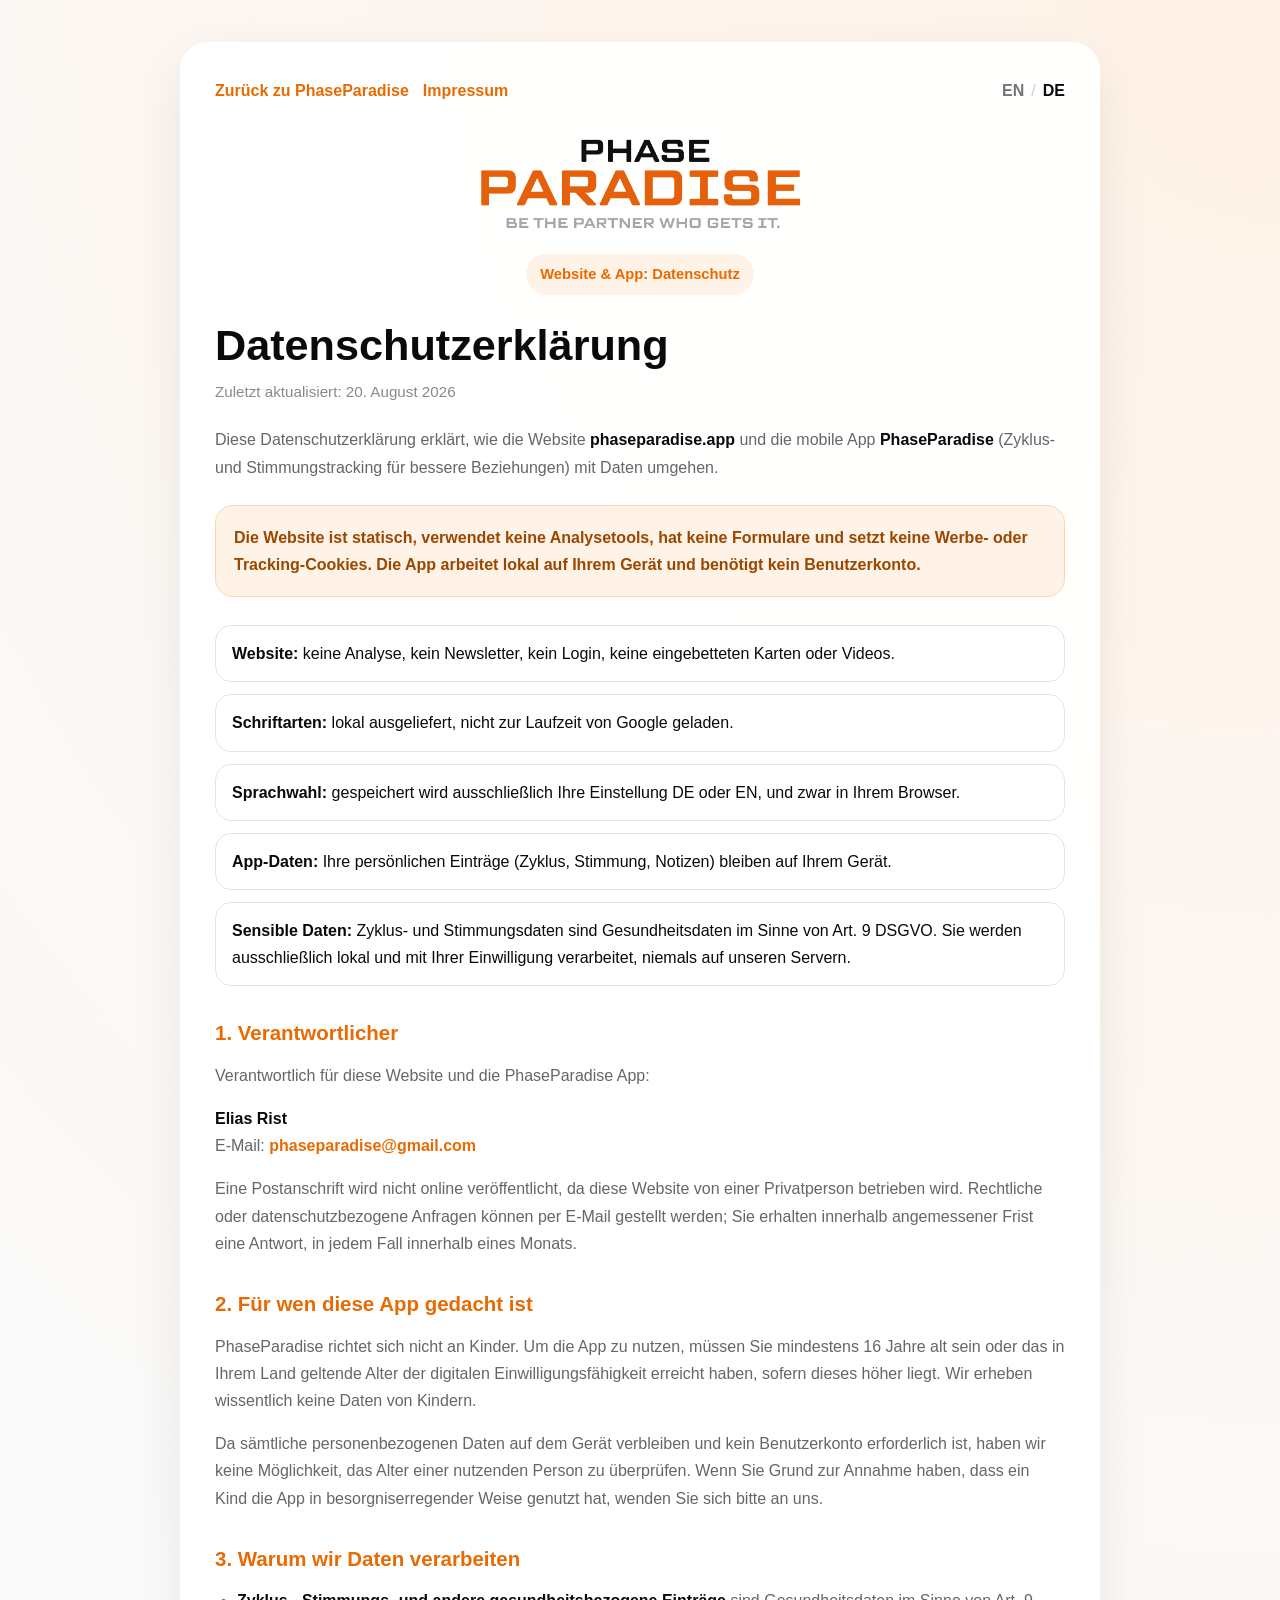
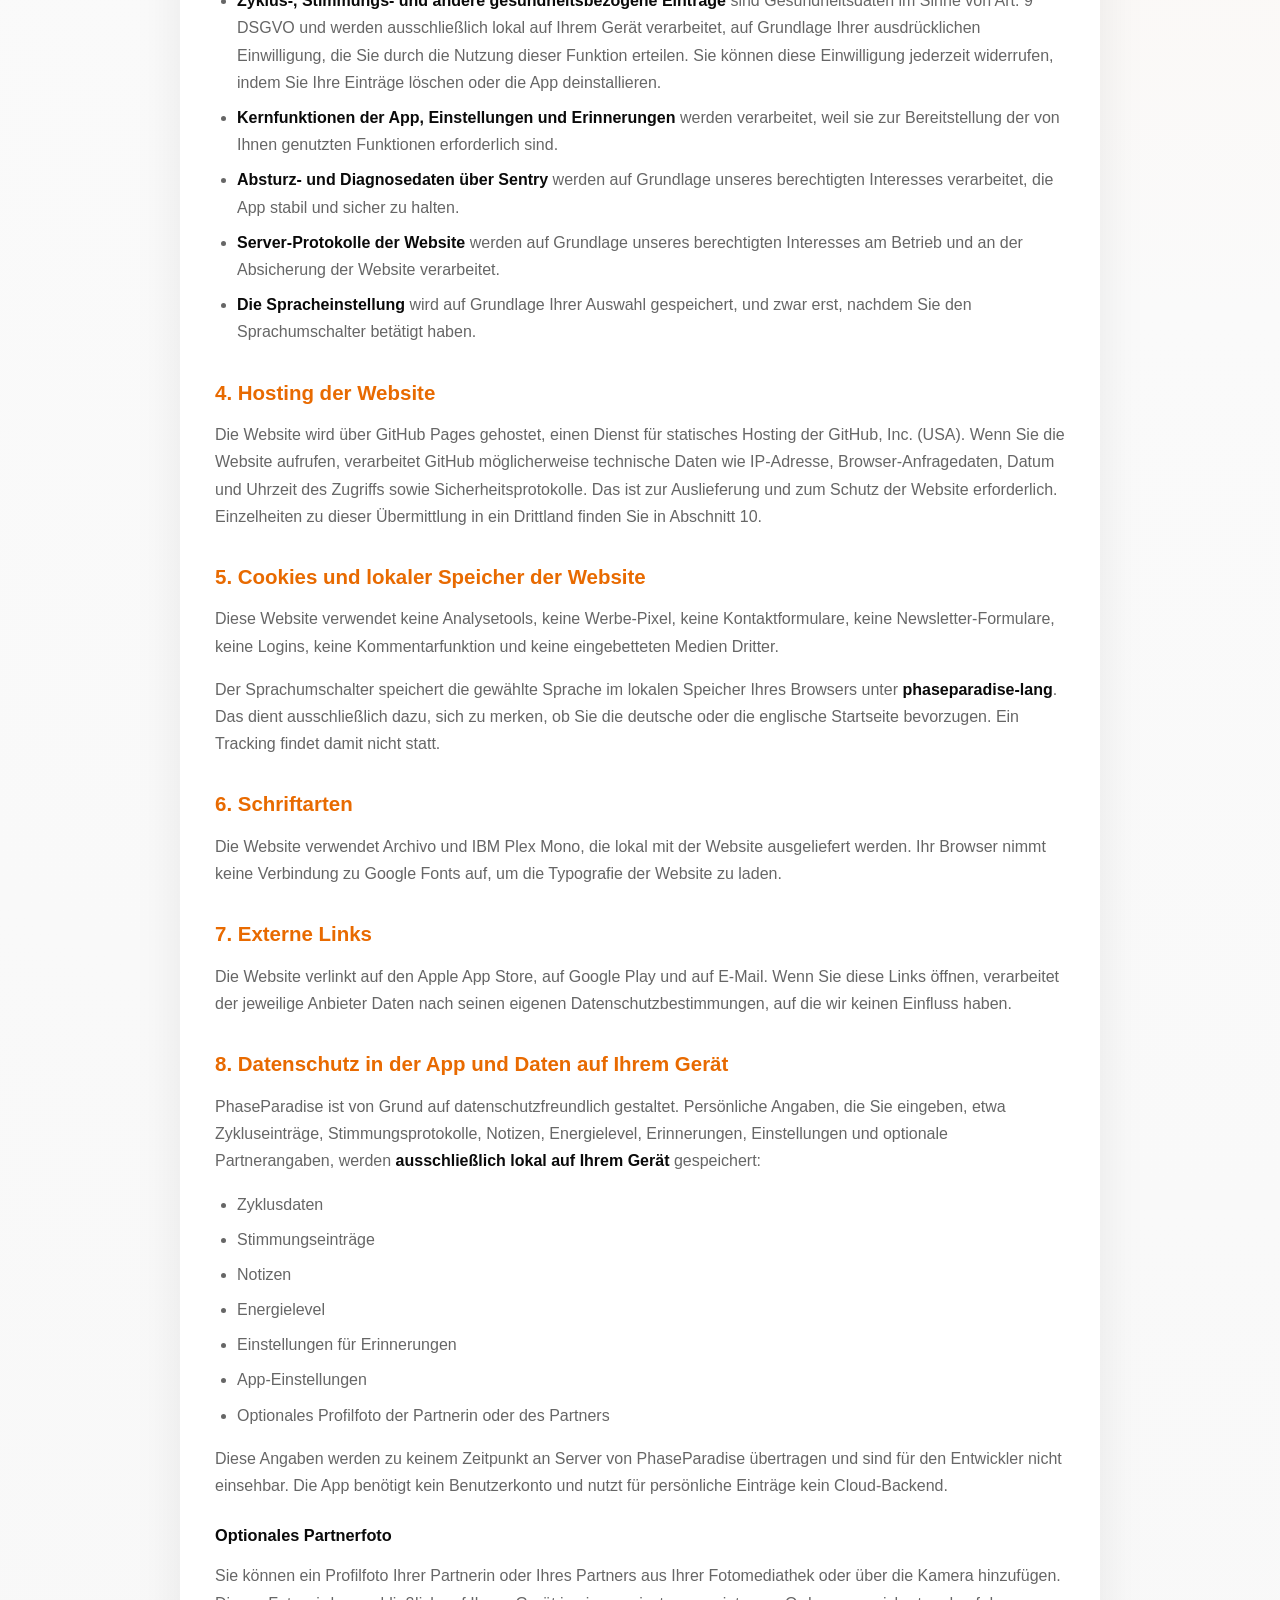
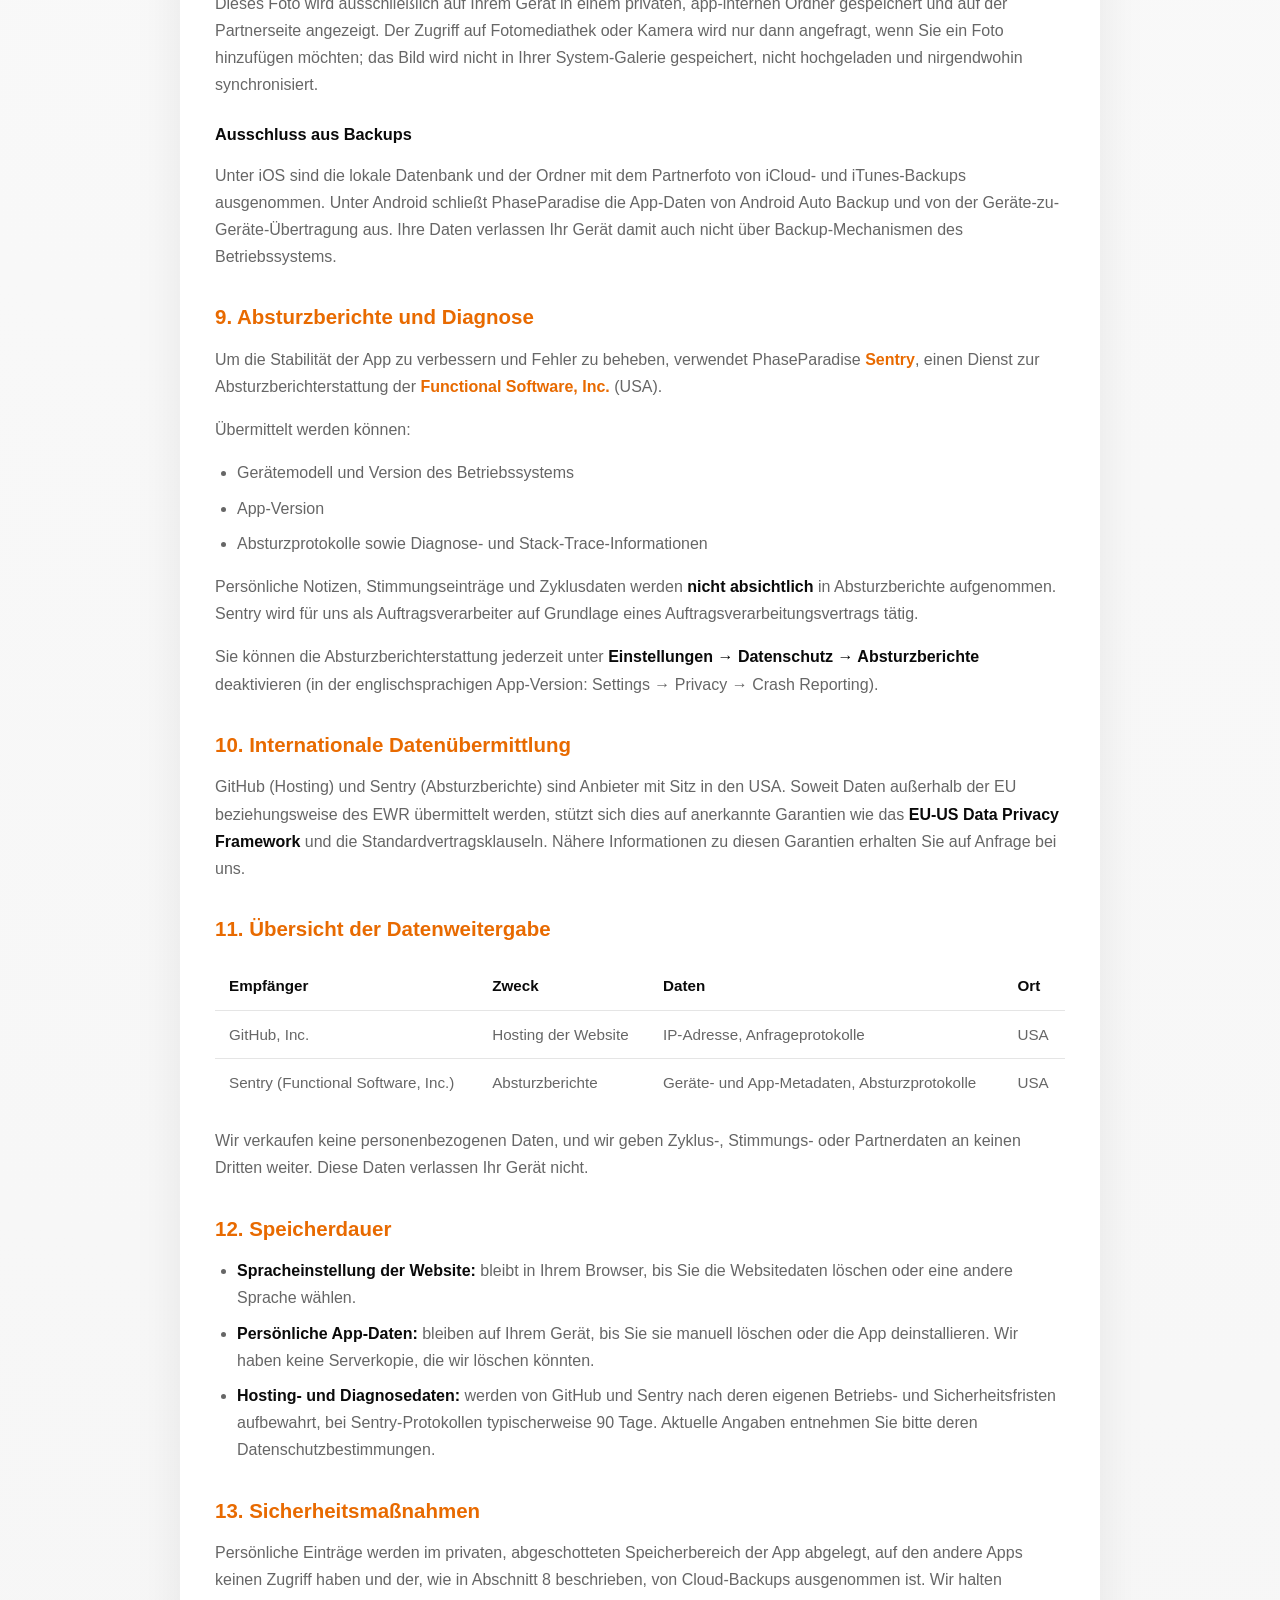
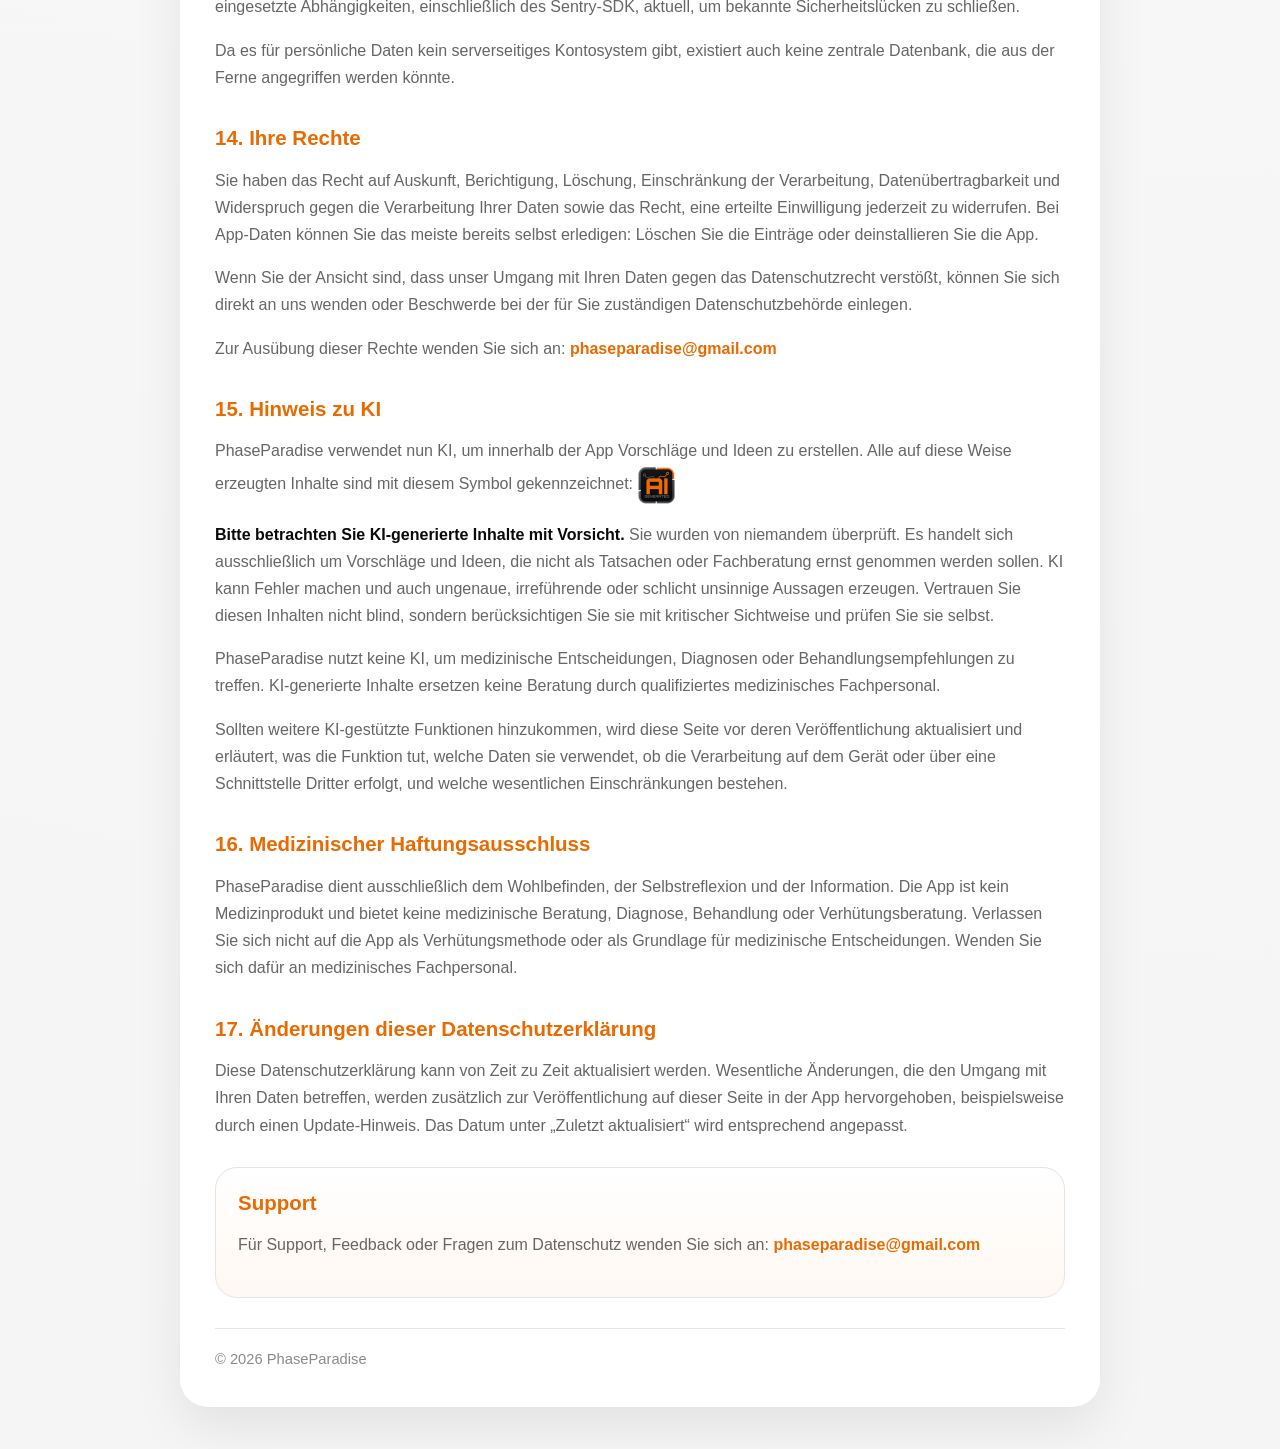
<file: policy/de/index.html>
<!doctype html>
<html lang="de">
<head>
<meta charset="UTF-8">
<meta name="viewport" content="width=device-width, initial-scale=1.0">

<title>PhaseParadise | Datenschutzerklärung</title>
<meta name="description" content="Datenschutzinformationen zur Website und zur App von PhaseParadise.">
<meta name="theme-color" content="#f5f5f5">
<meta name="color-scheme" content="light">
<link rel="canonical" href="https://phaseparadise.app/policy/de/">
<link rel="alternate" hreflang="de" href="https://phaseparadise.app/policy/de/">
<link rel="alternate" hreflang="en" href="https://phaseparadise.app/policy/">
<link rel="alternate" hreflang="x-default" href="https://phaseparadise.app/policy/">
<link rel="icon" href="../../favicon.ico" sizes="16x16 32x32 48x48">
<link rel="icon" href="../../assets/images/logo/favicon-192.png" type="image/png" sizes="192x192">
<link rel="apple-touch-icon" href="../../assets/images/logo/apple-touch-icon.png">
<link rel="stylesheet" href="../../assets/css/legal.css">
</head>

<body>
<main class="container">
<section class="card">

<nav class="topnav" aria-label="Rechtliches">
  <a href="../../">Zurück zu PhaseParadise</a>
  <a href="../../imprint/">Impressum</a>
  <span class="topnav__lang">
    <a href="../" hreflang="en" lang="en">EN</a>
    <span class="topnav__sep" aria-hidden="true">/</span>
    <span aria-current="true">DE</span>
  </span>
</nav>

<div class="logo-wrap">
  <img src="../../assets/images/logo/logo_stacked_lightMode.png" alt="PhaseParadise Logo" class="logo" width="1235" height="390">
  <div class="badge">Website &amp; App: Datenschutz</div>
</div>

<h1>Datenschutzerklärung</h1>
<p class="meta">Zuletzt aktualisiert: 20. August 2026</p>

<p>
Diese Datenschutzerklärung erklärt, wie die Website
<strong>phaseparadise.app</strong> und die mobile App
<strong>PhaseParadise</strong> (Zyklus- und Stimmungstracking für bessere
Beziehungen) mit Daten umgehen.
</p>

<div class="notice">
Die Website ist statisch, verwendet keine Analysetools, hat keine Formulare und
setzt keine Werbe- oder Tracking-Cookies. Die App arbeitet lokal auf Ihrem Gerät
und benötigt kein Benutzerkonto.
</div>

<div class="summary">
  <div><strong>Website:</strong> keine Analyse, kein Newsletter, kein Login, keine eingebetteten Karten oder Videos.</div>
  <div><strong>Schriftarten:</strong> lokal ausgeliefert, nicht zur Laufzeit von Google geladen.</div>
  <div><strong>Sprachwahl:</strong> gespeichert wird ausschließlich Ihre Einstellung DE oder EN, und zwar in Ihrem Browser.</div>
  <div><strong>App-Daten:</strong> Ihre persönlichen Einträge (Zyklus, Stimmung, Notizen) bleiben auf Ihrem Gerät.</div>
  <div><strong>Sensible Daten:</strong> Zyklus- und Stimmungsdaten sind Gesundheitsdaten im Sinne von Art. 9 DSGVO. Sie werden ausschließlich lokal und mit Ihrer Einwilligung verarbeitet, niemals auf unseren Servern.</div>
</div>

<h2>1. Verantwortlicher</h2>
<p>
Verantwortlich für diese Website und die PhaseParadise App:
</p>
<p>
<strong>Elias Rist</strong><br>
E-Mail: <a href="mailto:phaseparadise@gmail.com">phaseparadise@gmail.com</a>
</p>
<p>
Eine Postanschrift wird nicht online veröffentlicht, da diese Website von einer
Privatperson betrieben wird. Rechtliche oder datenschutzbezogene Anfragen können
per E-Mail gestellt werden; Sie erhalten innerhalb angemessener Frist eine
Antwort, in jedem Fall innerhalb eines Monats.
</p>

<h2>2. Für wen diese App gedacht ist</h2>
<p>
PhaseParadise richtet sich nicht an Kinder. Um die App zu nutzen, müssen Sie
mindestens 16 Jahre alt sein oder das in Ihrem Land geltende Alter der digitalen
Einwilligungsfähigkeit erreicht haben, sofern dieses höher liegt. Wir erheben
wissentlich keine Daten von Kindern.
</p>
<p>
Da sämtliche personenbezogenen Daten auf dem Gerät verbleiben und kein
Benutzerkonto erforderlich ist, haben wir keine Möglichkeit, das Alter einer
nutzenden Person zu überprüfen. Wenn Sie Grund zur Annahme haben, dass ein Kind
die App in besorgniserregender Weise genutzt hat, wenden Sie sich bitte an uns.
</p>

<h2>3. Warum wir Daten verarbeiten</h2>
<ul>
  <li><strong>Zyklus-, Stimmungs- und andere gesundheitsbezogene Einträge</strong>
      sind Gesundheitsdaten im Sinne von Art. 9 DSGVO und werden ausschließlich
      lokal auf Ihrem Gerät verarbeitet, auf Grundlage Ihrer ausdrücklichen
      Einwilligung, die Sie durch die Nutzung dieser Funktion erteilen. Sie können
      diese Einwilligung jederzeit widerrufen, indem Sie Ihre Einträge löschen oder
      die App deinstallieren.</li>
  <li><strong>Kernfunktionen der App, Einstellungen und Erinnerungen</strong>
      werden verarbeitet, weil sie zur Bereitstellung der von Ihnen genutzten
      Funktionen erforderlich sind.</li>
  <li><strong>Absturz- und Diagnosedaten über Sentry</strong> werden auf Grundlage
      unseres berechtigten Interesses verarbeitet, die App stabil und sicher zu
      halten.</li>
  <li><strong>Server-Protokolle der Website</strong> werden auf Grundlage unseres
      berechtigten Interesses am Betrieb und an der Absicherung der Website
      verarbeitet.</li>
  <li><strong>Die Spracheinstellung</strong> wird auf Grundlage Ihrer Auswahl
      gespeichert, und zwar erst, nachdem Sie den Sprachumschalter betätigt
      haben.</li>
</ul>

<h2>4. Hosting der Website</h2>
<p>
Die Website wird über GitHub Pages gehostet, einen Dienst für statisches Hosting
der GitHub, Inc. (USA). Wenn Sie die Website aufrufen, verarbeitet GitHub
möglicherweise technische Daten wie IP-Adresse, Browser-Anfragedaten, Datum und
Uhrzeit des Zugriffs sowie Sicherheitsprotokolle. Das ist zur Auslieferung und
zum Schutz der Website erforderlich. Einzelheiten zu dieser Übermittlung in ein
Drittland finden Sie in Abschnitt 10.
</p>

<h2>5. Cookies und lokaler Speicher der Website</h2>
<p>
Diese Website verwendet keine Analysetools, keine Werbe-Pixel, keine
Kontaktformulare, keine Newsletter-Formulare, keine Logins, keine
Kommentarfunktion und keine eingebetteten Medien Dritter.
</p>
<p>
Der Sprachumschalter speichert die gewählte Sprache im lokalen Speicher Ihres
Browsers unter <strong>phaseparadise-lang</strong>. Das dient ausschließlich
dazu, sich zu merken, ob Sie die deutsche oder die englische Startseite
bevorzugen. Ein Tracking findet damit nicht statt.
</p>

<h2>6. Schriftarten</h2>
<p>
Die Website verwendet Archivo und IBM Plex Mono, die lokal mit der Website
ausgeliefert werden. Ihr Browser nimmt keine Verbindung zu Google Fonts auf, um
die Typografie der Website zu laden.
</p>

<h2>7. Externe Links</h2>
<p>
Die Website verlinkt auf den Apple App Store, auf Google Play und auf E-Mail.
Wenn Sie diese Links öffnen, verarbeitet der jeweilige Anbieter Daten nach seinen
eigenen Datenschutzbestimmungen, auf die wir keinen Einfluss haben.
</p>

<h2>8. Datenschutz in der App und Daten auf Ihrem Gerät</h2>
<p>
PhaseParadise ist von Grund auf datenschutzfreundlich gestaltet. Persönliche
Angaben, die Sie eingeben, etwa Zykluseinträge, Stimmungsprotokolle, Notizen,
Energielevel, Erinnerungen, Einstellungen und optionale Partnerangaben, werden
<strong>ausschließlich lokal auf Ihrem Gerät</strong> gespeichert:
</p>
<ul>
  <li>Zyklusdaten</li>
  <li>Stimmungseinträge</li>
  <li>Notizen</li>
  <li>Energielevel</li>
  <li>Einstellungen für Erinnerungen</li>
  <li>App-Einstellungen</li>
  <li>Optionales Profilfoto der Partnerin oder des Partners</li>
</ul>
<p>
Diese Angaben werden zu keinem Zeitpunkt an Server von PhaseParadise übertragen
und sind für den Entwickler nicht einsehbar. Die App benötigt kein Benutzerkonto
und nutzt für persönliche Einträge kein Cloud-Backend.
</p>

<h3>Optionales Partnerfoto</h3>
<p>
Sie können ein Profilfoto Ihrer Partnerin oder Ihres Partners aus Ihrer
Fotomediathek oder über die Kamera hinzufügen. Dieses Foto wird ausschließlich
auf Ihrem Gerät in einem privaten, app-internen Ordner gespeichert und auf der
Partnerseite angezeigt. Der Zugriff auf Fotomediathek oder Kamera wird nur dann
angefragt, wenn Sie ein Foto hinzufügen möchten; das Bild wird nicht in Ihrer
System-Galerie gespeichert, nicht hochgeladen und nirgendwohin synchronisiert.
</p>

<h3>Ausschluss aus Backups</h3>
<p>
Unter iOS sind die lokale Datenbank und der Ordner mit dem Partnerfoto von
iCloud- und iTunes-Backups ausgenommen. Unter Android schließt PhaseParadise die
App-Daten von Android Auto Backup und von der Geräte-zu-Geräte-Übertragung aus.
Ihre Daten verlassen Ihr Gerät damit auch nicht über Backup-Mechanismen des
Betriebssystems.
</p>

<h2>9. Absturzberichte und Diagnose</h2>
<p>
Um die Stabilität der App zu verbessern und Fehler zu beheben, verwendet
PhaseParadise <strong><a href="https://sentry.io">Sentry</a></strong>, einen
Dienst zur Absturzberichterstattung der
<a href="https://sentry.io/privacy/">Functional Software, Inc.</a> (USA).
</p>
<p>Übermittelt werden können:</p>
<ul>
  <li>Gerätemodell und Version des Betriebssystems</li>
  <li>App-Version</li>
  <li>Absturzprotokolle sowie Diagnose- und Stack-Trace-Informationen</li>
</ul>
<p>
Persönliche Notizen, Stimmungseinträge und Zyklusdaten werden
<strong>nicht absichtlich</strong> in Absturzberichte aufgenommen. Sentry wird
für uns als Auftragsverarbeiter auf Grundlage eines
Auftragsverarbeitungsvertrags tätig.
</p>
<p>
Sie können die Absturzberichterstattung jederzeit unter
<strong>Einstellungen &rarr; Datenschutz &rarr; Absturzberichte</strong>
deaktivieren (in der englischsprachigen App-Version:
Settings &rarr; Privacy &rarr; Crash Reporting).
</p>

<h2>10. Internationale Datenübermittlung</h2>
<p>
GitHub (Hosting) und Sentry (Absturzberichte) sind Anbieter mit Sitz in den USA.
Soweit Daten außerhalb der EU beziehungsweise des EWR übermittelt werden, stützt
sich dies auf anerkannte Garantien wie das
<strong>EU-US Data Privacy Framework</strong> und die Standardvertragsklauseln.
Nähere Informationen zu diesen Garantien erhalten Sie auf Anfrage bei uns.
</p>

<h2>11. Übersicht der Datenweitergabe</h2>
<div class="table-wrap">
<table>
  <thead>
    <tr>
      <th scope="col">Empfänger</th>
      <th scope="col">Zweck</th>
      <th scope="col">Daten</th>
      <th scope="col">Ort</th>
    </tr>
  </thead>
  <tbody>
    <tr>
      <td>GitHub, Inc.</td>
      <td>Hosting der Website</td>
      <td>IP-Adresse, Anfrageprotokolle</td>
      <td>USA</td>
    </tr>
    <tr>
      <td>Sentry (Functional Software, Inc.)</td>
      <td>Absturzberichte</td>
      <td>Geräte- und App-Metadaten, Absturzprotokolle</td>
      <td>USA</td>
    </tr>
  </tbody>
</table>
</div>
<p>
Wir verkaufen keine personenbezogenen Daten, und wir geben Zyklus-, Stimmungs-
oder Partnerdaten an keinen Dritten weiter. Diese Daten verlassen Ihr Gerät
nicht.
</p>

<h2>12. Speicherdauer</h2>
<ul>
  <li><strong>Spracheinstellung der Website:</strong> bleibt in Ihrem Browser, bis
      Sie die Websitedaten löschen oder eine andere Sprache wählen.</li>
  <li><strong>Persönliche App-Daten:</strong> bleiben auf Ihrem Gerät, bis Sie sie
      manuell löschen oder die App deinstallieren. Wir haben keine Serverkopie,
      die wir löschen könnten.</li>
  <li><strong>Hosting- und Diagnosedaten:</strong> werden von GitHub und Sentry
      nach deren eigenen Betriebs- und Sicherheitsfristen aufbewahrt, bei
      Sentry-Protokollen typischerweise 90 Tage. Aktuelle Angaben entnehmen Sie
      bitte deren Datenschutzbestimmungen.</li>
</ul>

<h2>13. Sicherheitsmaßnahmen</h2>
<p>
Persönliche Einträge werden im privaten, abgeschotteten Speicherbereich der App
abgelegt, auf den andere Apps keinen Zugriff haben und der, wie in Abschnitt 8
beschrieben, von Cloud-Backups ausgenommen ist. Wir halten eingesetzte
Abhängigkeiten, einschließlich des Sentry-SDK, aktuell, um bekannte
Sicherheitslücken zu schließen.
</p>
<p>
Da es für persönliche Daten kein serverseitiges Kontosystem gibt, existiert auch
keine zentrale Datenbank, die aus der Ferne angegriffen werden könnte.
</p>

<h2>14. Ihre Rechte</h2>
<p>
Sie haben das Recht auf Auskunft, Berichtigung, Löschung, Einschränkung der
Verarbeitung, Datenübertragbarkeit und Widerspruch gegen die Verarbeitung Ihrer
Daten sowie das Recht, eine erteilte Einwilligung jederzeit zu widerrufen. Bei
App-Daten können Sie das meiste bereits selbst erledigen: Löschen Sie die
Einträge oder deinstallieren Sie die App.
</p>
<p>
Wenn Sie der Ansicht sind, dass unser Umgang mit Ihren Daten gegen das
Datenschutzrecht verstößt, können Sie sich direkt an uns wenden oder Beschwerde
bei der für Sie zuständigen Datenschutzbehörde einlegen.
</p>
<p>
Zur Ausübung dieser Rechte wenden Sie sich an:
<a href="mailto:phaseparadise@gmail.com">phaseparadise@gmail.com</a>
</p>

<h2>15. Hinweis zu KI</h2>
<p>
PhaseParadise verwendet nun KI, um innerhalb der App Vorschläge und Ideen zu
erstellen. Alle auf diese Weise erzeugten Inhalte sind mit diesem Symbol
gekennzeichnet:
<img src="../../assets/images/badges/ai-generated.png" alt="Kennzeichnung: KI-generiert" width="40" height="40" style="vertical-align:middle;">
</p>
<p>
<strong>Bitte betrachten Sie KI-generierte Inhalte mit Vorsicht.</strong> Sie
wurden von niemandem überprüft. Es handelt sich ausschließlich um Vorschläge und
Ideen, die nicht als Tatsachen oder Fachberatung ernst genommen werden sollen.
KI kann Fehler machen und auch ungenaue, irreführende oder schlicht unsinnige
Aussagen erzeugen. Vertrauen Sie diesen Inhalten nicht blind, sondern
berücksichtigen Sie sie mit kritischer Sichtweise und prüfen Sie sie selbst.
</p>
<p>
PhaseParadise nutzt keine KI, um medizinische Entscheidungen, Diagnosen oder
Behandlungsempfehlungen zu treffen. KI-generierte Inhalte ersetzen keine
Beratung durch qualifiziertes medizinisches Fachpersonal.
</p>
<p>
Sollten weitere KI-gestützte Funktionen hinzukommen, wird diese Seite vor deren
Veröffentlichung aktualisiert und erläutert, was die Funktion tut, welche Daten
sie verwendet, ob die Verarbeitung auf dem Gerät oder über eine Schnittstelle
Dritter erfolgt, und welche wesentlichen Einschränkungen bestehen.
</p>

<h2>16. Medizinischer Haftungsausschluss</h2>
<p>
PhaseParadise dient ausschließlich dem Wohlbefinden, der Selbstreflexion und der
Information. Die App ist kein Medizinprodukt und bietet keine medizinische
Beratung, Diagnose, Behandlung oder Verhütungsberatung. Verlassen Sie sich nicht
auf die App als Verhütungsmethode oder als Grundlage für medizinische
Entscheidungen. Wenden Sie sich dafür an medizinisches Fachpersonal.
</p>

<h2>17. Änderungen dieser Datenschutzerklärung</h2>
<p>
Diese Datenschutzerklärung kann von Zeit zu Zeit aktualisiert werden. Wesentliche
Änderungen, die den Umgang mit Ihren Daten betreffen, werden zusätzlich zur
Veröffentlichung auf dieser Seite in der App hervorgehoben, beispielsweise durch
einen Update-Hinweis. Das Datum unter &bdquo;Zuletzt aktualisiert&ldquo; wird
entsprechend angepasst.
</p>

<div class="support">
<h2 style="margin-top:0;">Support</h2>
<p>
Für Support, Feedback oder Fragen zum Datenschutz wenden Sie sich an:
<a href="mailto:phaseparadise@gmail.com">phaseparadise@gmail.com</a>
</p>
</div>

<footer>
&copy; 2026 PhaseParadise
</footer>

</section>
</main>
</body>
</html>
</file>
<file: assets/css/main.css>
/* ══════════════════════════════════════════════════════════════════════
   PhaseParadise, landing page
   ────────────────────────────────────────────────────────────────────
   The page runs light. The app runs dark. Two sections (the cycle and
   the closing) go dark on purpose, so the phase colours can glow the
   way they do inside the app.
   ══════════════════════════════════════════════════════════════════ */

/* ─────────────────────────────────────────────────────────── TOKENS */
@font-face {
  font-family: "Archivo";
  font-style: normal;
  font-weight: 400 900;
  font-stretch: 62% 125%;
  font-display: swap;
  src: url("../fonts/archivo-latin.woff2") format("woff2");
  unicode-range: U+0000-00FF, U+0131, U+0152-0153, U+02BB-02BC, U+02C6, U+02DA, U+02DC, U+0304, U+0308, U+0329, U+2000-206F, U+20AC, U+2122, U+2191, U+2193, U+2212, U+2215, U+FEFF, U+FFFD;
}
@font-face {
  font-family: "Archivo";
  font-style: normal;
  font-weight: 400 900;
  font-stretch: 62% 125%;
  font-display: swap;
  src: url("../fonts/archivo-latin-ext.woff2") format("woff2");
  unicode-range: U+0100-02BA, U+02BD-02C5, U+02C7-02CC, U+02CE-02D7, U+02DD-02FF, U+0304, U+0308, U+0329, U+1D00-1DBF, U+1E00-1E9F, U+1EF2-1EFF, U+2020, U+20A0-20AB, U+20AD-20C0, U+2113, U+2C60-2C7F, U+A720-A7FF;
}
@font-face {
  font-family: "IBM Plex Mono";
  font-style: normal;
  font-weight: 400;
  font-display: swap;
  src: url("../fonts/ibm-plex-mono-400-latin.woff2") format("woff2");
  unicode-range: U+0000-00FF, U+0131, U+0152-0153, U+02BB-02BC, U+02C6, U+02DA, U+02DC, U+0304, U+0308, U+0329, U+2000-206F, U+20AC, U+2122, U+2191, U+2193, U+2212, U+2215, U+FEFF, U+FFFD;
}
@font-face {
  font-family: "IBM Plex Mono";
  font-style: normal;
  font-weight: 400;
  font-display: swap;
  src: url("../fonts/ibm-plex-mono-400-latin-ext.woff2") format("woff2");
  unicode-range: U+0100-02BA, U+02BD-02C5, U+02C7-02CC, U+02CE-02D7, U+02DD-02FF, U+0304, U+0308, U+0329, U+1D00-1DBF, U+1E00-1E9F, U+1EF2-1EFF, U+2020, U+20A0-20AB, U+20AD-20C0, U+2113, U+2C60-2C7F, U+A720-A7FF;
}
@font-face {
  font-family: "IBM Plex Mono";
  font-style: normal;
  font-weight: 500;
  font-display: swap;
  src: url("../fonts/ibm-plex-mono-500-latin.woff2") format("woff2");
  unicode-range: U+0000-00FF, U+0131, U+0152-0153, U+02BB-02BC, U+02C6, U+02DA, U+02DC, U+0304, U+0308, U+0329, U+2000-206F, U+20AC, U+2122, U+2191, U+2193, U+2212, U+2215, U+FEFF, U+FFFD;
}
@font-face {
  font-family: "IBM Plex Mono";
  font-style: normal;
  font-weight: 500;
  font-display: swap;
  src: url("../fonts/ibm-plex-mono-500-latin-ext.woff2") format("woff2");
  unicode-range: U+0100-02BA, U+02BD-02C5, U+02C7-02CC, U+02CE-02D7, U+02DD-02FF, U+0304, U+0308, U+0329, U+1D00-1DBF, U+1E00-1E9F, U+1EF2-1EFF, U+2020, U+20A0-20AB, U+20AD-20C0, U+2113, U+2C60-2C7F, U+A720-A7FF;
}

:root {
  /* surfaces */
  --bg-primary: #F8F9FA;
  --bg-primary-dark: #0B0C10;
  --surface-warm: #FBF8F6;

  /* cycle phases */
  --phase-menstruation: #E85150;
  --phase-menstruation-dark: #D94342;
  --phase-follicular: #64BC97;
  --phase-follicular-dark: #47986E;
  --phase-ovulation: #FEBC52;
  --phase-ovulation-dark: #F9B53F;
  --phase-luteal: #A28DEA;
  --phase-luteal-dark: #9E83EB;
  --phase-spotting: #F48FB1;
  --phase-spotting-dark: #F48FB1;

  /* the one action colour */
  --brand-accent: #F06A2C;

  /* type */
  --text-body: #1C1C1E;
  --text-body-dark: #F3F5FB;
  --text-muted: #6B7280;
  --text-muted-dark: #D3D8E5;

  /* accent, per background. the light tint only reads on dark */
  --accent: var(--phase-follicular-dark);
  --accent-on-dark: var(--phase-follicular);

  /* fonts */
  --font-display: "Archivo", "Helvetica Neue", Helvetica, Arial, sans-serif;
  --font-mono: "IBM Plex Mono", ui-monospace, SFMono-Regular, Menlo, monospace;

  /* rhythm */
  --wrap: 1160px;
  --gut: clamp(20px, 5vw, 40px);
  --section-y: clamp(96px, 13vw, 160px);

  /* motion */
  --ease: cubic-bezier(0.16, 1, 0.3, 1);
  --dur: 0.9s;
}

/* ───────────────────────────────────────────────────────────── BASE */
*, *::before, *::after { box-sizing: border-box; }

html {
  -webkit-text-size-adjust: 100%;
  scroll-behavior: smooth;
}

body {
  margin: 0;
  background: var(--bg-primary);
  color: var(--text-body);
  font-family: var(--font-display);
  font-size: 16px;
  line-height: 1.55;
  font-synthesis-weight: none;
  -webkit-font-smoothing: antialiased;
  -moz-osx-font-smoothing: grayscale;
  overflow-x: hidden;
}

img { max-width: 100%; display: block; }

a { color: inherit; text-decoration: none; }

ol, ul { list-style: none; margin: 0; padding: 0; }

h1, h2, h3, p { margin: 0; }

::selection {
  background: rgba(240, 106, 44, 0.22);
  color: var(--text-body);
}

:focus-visible {
  outline: 2px solid var(--brand-accent);
  outline-offset: 5px;
  border-radius: 6px;
}

/* the text arrives from assets/locales/, so the page holds still for one beat
   rather than showing its empty frame first */
body { transition: opacity 0.4s var(--ease); }
.i18n-pending body { opacity: 0; }

.noscript {
  max-width: 620px;
  margin: 22vh auto;
  padding-inline: var(--gut);
  font-size: 0.9375rem;
  line-height: 1.65;
  color: var(--text-muted);
  text-align: center;
}

.skip-link {
  position: absolute;
  left: -9999px;
  top: 12px;
  z-index: 100;
  padding: 12px 20px;
  background: var(--text-body);
  color: #fff;
  font-family: var(--font-mono);
  font-size: 0.8125rem;
  border-radius: 8px;
}
.skip-link:focus-visible { left: 16px; }

.wrap {
  width: 100%;
  max-width: var(--wrap);
  margin-inline: auto;
  padding-inline: var(--gut);
}

/* ───────────────────────────────────────────────── TYPE PRIMITIVES */
.eyebrow {
  font-family: var(--font-mono);
  font-size: clamp(0.6875rem, 1.1vw, 0.75rem);
  font-weight: 500;
  letter-spacing: 0.2em;
  text-transform: uppercase;
  color: var(--text-muted);
  margin-bottom: 1.25em;
}
.eyebrow--onDark { color: var(--text-muted-dark); }

.lede {
  font-size: clamp(1.0625rem, 1.35vw, 1.3125rem);
  line-height: 1.55;
  color: var(--text-muted);
  max-width: 40ch;
  text-wrap: pretty;
}
.lede--onDark { color: var(--text-muted-dark); }

.section__title,
.beat__title,
.phases__title,
.cta__title,
.hero__title {
  font-weight: 800;
  font-stretch: 125%;
  line-height: 0.94;
  letter-spacing: -0.015em;
  /* line breaks come from the locale files. balancing is left off so the
     browser does not split a line the translator meant to keep whole,
     while long lines still wrap on narrow screens. */
  text-wrap: wrap;
}

.section__title,
.beat__title,
.phases__title {
  font-size: clamp(2.125rem, 5.2vw, 4rem);
  margin-bottom: 0.55em;
}

/* the app's two-tone headline, kept for the two moments that earn it */
em {
  font-style: normal;
  color: var(--accent);
}
.cta__title em,
.phases__title em { color: var(--accent-on-dark); }

/* ────────────────────────────────────────────────────────────── NAV */
.nav {
  position: fixed;
  inset: 0 0 auto 0;
  z-index: 50;
  transition: background-color 0.5s var(--ease), box-shadow 0.5s var(--ease),
              backdrop-filter 0.5s var(--ease);
}
.nav.is-stuck {
  background: rgba(248, 249, 250, 0.72);
  backdrop-filter: saturate(180%) blur(20px);
  -webkit-backdrop-filter: saturate(180%) blur(20px);
  box-shadow: 0 1px 0 rgba(28, 28, 30, 0.07);
}
/* the two sections that go dark need a dark bar over them */
.nav--onDark.is-stuck {
  background: rgba(11, 12, 16, 0.66);
  box-shadow: 0 1px 0 rgba(243, 245, 251, 0.09);
}

.nav__inner {
  max-width: var(--wrap);
  margin-inline: auto;
  padding: 14px var(--gut);
  display: flex;
  align-items: center;
  justify-content: space-between;
  gap: 20px;
}

/* the wordmark file carries the strapline underneath. at nav size that
   only reads as a smudge, so the frame crops it away. both logos are
   stacked in the same window and cross-fade. */
.nav__brand {
  --logo-h: 37px;   /* full height of the image file */
  --logo-top: 6.6px; /* trimmed off the top */
  position: relative;
  display: block;
  height: 21px;
  width: calc(var(--logo-h) * 5.9611); /* 1991 / 334 */
  overflow: hidden;
}
.nav__logo {
  position: absolute;
  top: calc(var(--logo-top) * -1);
  left: 0;
  height: var(--logo-h);
  width: auto;
  transition: opacity 0.45s var(--ease);
}
.nav__logo--dark { opacity: 0; }
.nav--onDark .nav__logo--light { opacity: 0; }
.nav--onDark .nav__logo--dark { opacity: 1; }

.nav__end {
  display: flex;
  align-items: center;
  gap: clamp(12px, 2vw, 20px);
}

/* ─────────────────────────────────────────────── language switcher */
.lang {
  display: flex;
  align-items: center;
  gap: 5px;
  font-family: var(--font-mono);
  font-size: 0.75rem;
  letter-spacing: 0.12em;
}
.lang__btn {
  appearance: none;
  -webkit-appearance: none;
  background: none;
  border: 0;
  margin: 0;
  padding: 5px 2px;
  font: inherit;
  letter-spacing: inherit;
  color: var(--text-muted);
  cursor: pointer;
  transition: color 0.35s var(--ease);
}
.lang__btn:hover { color: var(--text-body); }
.lang__btn[aria-pressed="true"] {
  color: var(--text-body);
  font-weight: 500;
}
.lang__sep {
  color: var(--text-muted);
  opacity: 0.4;
}
.nav--onDark .lang__btn,
.nav--onDark .lang__sep { color: var(--text-muted-dark); }
.nav--onDark .lang__btn:hover,
.nav--onDark .lang__btn[aria-pressed="true"] { color: var(--text-body-dark); }

.nav .badge--sm img { height: 38px; width: auto; }
@media (max-width: 480px) {
  .nav .badge--sm img { height: 34px; }
  .nav__brand { --logo-h: 26px; --logo-top: 4.6px; height: 15px; }
  .lang { font-size: 0.6875rem; }
}
/* ──────────────────────────────────────────────────────────── BADGE */
.badge {
  display: inline-block;
  border-radius: 10px;
  transition: transform 0.5s var(--ease), filter 0.5s var(--ease);
}
.badge img { height: 54px; width: auto; }
.badge:hover {
  transform: translateY(-2px);
  filter: drop-shadow(0 10px 22px rgba(240, 106, 44, 0.28));
}
.badge:active { transform: translateY(0); }
.badge:focus-visible { outline-offset: 6px; }

/* One store per visitor. The nav and the hero carry both badges and hide
   the one the device cannot use, App Store on Apple, Google Play on the
   rest. The closing CTA carries no modifier, so it keeps showing both. */
.badge--android { display: none; }
.os-android .badge--apple { display: none; }
.os-android .badge--android { display: inline-block; }

/* below this the bar cannot hold all three, and the hero CTA is right
   underneath anyway */
@media (max-width: 400px) {
  .nav .badge--sm { display: none; }
}

/* ─────────────────────────────────────────────────────────── DEVICE */
.device {
  --dw: 280px;
  width: var(--dw);
  position: relative;
  flex: none;
}

.device__frame {
  padding: calc(var(--dw) * 0.011);
  border-radius: calc(var(--dw) * 0.169);
  background:
    linear-gradient(148deg,
      #7d838c 0%, #3a3e45 16%, #23262b 38%,
      #1a1c20 55%, #43474f 78%, #868c96 100%);
  box-shadow:
    0 1px 2px rgba(16, 18, 24, 0.10),
    0 16px 34px -14px rgba(16, 18, 24, 0.22),
    0 56px 80px -46px rgba(16, 18, 24, 0.34);
}

.device__screen {
  position: relative;
  border-radius: calc(var(--dw) * 0.158);
  overflow: hidden;
  background: #000;
  aspect-ratio: 402 / 874;
}
.device__screen > img {
  width: 100%;
  height: 100%;
  object-fit: cover;
}

/* A shot has no src until i18n.js knows the language, so it lands a moment
   after its frame. It fades up over the black panel instead of snapping in.
   Tied to .js, so with scripting off nothing can stay stuck at zero, and the
   reduced-motion block below flattens the transition to nothing. */
.js .device__screen > img {
  opacity: 0;
  transition: opacity 240ms ease;
}
.js .device__screen > img.is-loaded { opacity: 1; }

/* glass sheen across the panel */
.device__screen::after {
  content: "";
  position: absolute;
  inset: 0;
  pointer-events: none;
  background: linear-gradient(126deg,
    rgba(255, 255, 255, 0.10) 0%,
    rgba(255, 255, 255, 0.02) 22%,
    rgba(255, 255, 255, 0) 46%);
}

/* on the dark sections the drop shadow becomes a lift instead */
.phases .device__frame,
.cta .device__frame {
  box-shadow:
    0 1px 2px rgba(0, 0, 0, 0.5),
    0 30px 60px -20px rgba(0, 0, 0, 0.75);
}

/* ══════════════════════════════════════════════════════ 1 · HERO */
.hero {
  position: relative;
  padding-top: clamp(104px, 14vh, 158px);
  padding-bottom: clamp(48px, 7vw, 96px);
  overflow: hidden;
}

.hero__glow {
  position: absolute;
  top: -18%;
  left: 50%;
  translate: -50% 0;
  width: min(1200px, 150vw);
  aspect-ratio: 1;
  pointer-events: none;
  background:
    radial-gradient(circle at 50% 45%,
      rgba(100, 188, 151, 0.13) 0%,
      rgba(162, 141, 234, 0.08) 34%,
      rgba(248, 249, 250, 0) 62%);
}

.hero__copy {
  position: relative;
  text-align: center;
  display: flex;
  flex-direction: column;
  align-items: center;
}

/* tied to viewport height as well as width, so the phone peeks over
   the fold by about a third on any screen */
.hero__title {
  font-size: clamp(2.6rem, min(9.6vw, 12.2vh), 7rem);
  line-height: 0.9;
  letter-spacing: -0.025em;
  margin-bottom: 0.42em;
}
.hero__line { display: block; }

.hero__lede {
  max-width: 34ch;
  margin-bottom: 2.2em;
}

.hero__stage {
  position: relative;
  margin-top: clamp(30px, 4.5vh, 60px);
  display: flex;
  justify-content: center;
}
.device--hero { --dw: clamp(230px, min(30vw, 34vh), 312px); }

/* hero entrance, pure CSS. it waits for the text, then plays once */
.hero__eyebrow,
.hero__line,
.hero__lede,
.hero__cta,
.hero__stage {
  animation: rise 1.15s var(--ease) both;
}
.hero__eyebrow    { animation-delay: 0.05s; }
.hero__line:nth-child(1) { animation-delay: 0.14s; }
.hero__line:nth-child(2) { animation-delay: 0.22s; }
.hero__lede       { animation-delay: 0.34s; }
.hero__cta        { animation-delay: 0.44s; }
.hero__stage      { animation-delay: 0.5s; animation-duration: 1.5s; }

/* held until the strings are in, so nobody sees the entrance twice */
.i18n-pending .hero__eyebrow,
.i18n-pending .hero__line,
.i18n-pending .hero__lede,
.i18n-pending .hero__cta,
.i18n-pending .hero__stage { animation-play-state: paused; }

@keyframes rise {
  from { opacity: 0; transform: translate3d(0, 34px, 0); }
  to   { opacity: 1; transform: translate3d(0, 0, 0); }
}

/* ══════════════════════════════════════════════════ 2 · BENEFITS */
.benefits {
  padding-block: var(--section-y);
  display: grid;
  gap: clamp(96px, 13vw, 168px);
}

.beat {
  display: grid;
  grid-template-columns: 1fr;
  gap: clamp(40px, 6vw, 80px);
  align-items: center;
  justify-items: center;
  text-align: center;
}
.beat__title { font-size: clamp(2rem, 4.6vw, 3.5rem); }
.beat__visual .device { --dw: clamp(215px, 26vw, 272px); }

@media (min-width: 860px) {
  .beat {
    grid-template-columns: 1fr auto;
    justify-items: start;
    text-align: left;
    gap: clamp(48px, 8vw, 120px);
  }
  .beat__visual { justify-self: end; }
  .beat--flip .beat__text   { grid-column: 2; }
  .beat--flip .beat__visual { grid-column: 1; grid-row: 1; justify-self: start; }
}

/* ══════════════════════════════════════════ 3 · PHASES (signature) */
.phases {
  background: var(--bg-primary-dark);
  color: var(--text-body-dark);
  position: relative;
}

.phases__track { min-height: 100svh; }

.phases__sticky {
  position: sticky;
  top: 0;
  min-height: 100svh;
  display: grid;
  align-items: center;
  padding-block: clamp(72px, 10vh, 120px);
  overflow: hidden;
}

/* a soft bloom behind the ring, tinted by the active phase */
.phases__sticky::before {
  content: "";
  position: absolute;
  top: 50%;
  left: 50%;
  translate: -50% -50%;
  width: min(900px, 130vw);
  aspect-ratio: 1;
  pointer-events: none;
  background: radial-gradient(circle,
    color-mix(in srgb, var(--phase-live, #64BC97) 15%, transparent) 0%,
    rgba(11, 12, 16, 0) 58%);
  transition: background 1.1s var(--ease);
}

.phases__grid {
  position: relative;
  display: grid;
  gap: clamp(30px, 4vw, 56px);
  justify-items: center;
  text-align: center;
}

.phases__title { font-size: clamp(2rem, 5vw, 3.75rem); margin-bottom: 0.45em; }
.phases__intro .lede { margin-inline: auto; }

/* ── the ring ── */
.ring {
  --ring-size: clamp(196px, 30vh, 300px);
  position: relative;
  width: var(--ring-size);
  aspect-ratio: 1;
}
.ring__svg {
  width: 100%;
  height: 100%;
  overflow: visible;
}
/* 35 on a 287 outer diameter is the 12.3% the app's day counter uses */
.ring__track,
.ring__arc {
  fill: none;
  stroke-width: 35;
  stroke-linecap: butt;
}
.ring__track { stroke: rgba(243, 245, 251, 0.09); }
/* nothing is drawn until the scroll draws it */
.ring__arc { stroke-dasharray: 0 9999; }

.ring__arc[data-phase="0"] { stroke: var(--phase-menstruation); }
.ring__arc[data-phase="1"] { stroke: var(--phase-follicular); }
.ring__arc[data-phase="2"] { stroke: var(--phase-ovulation); }
.ring__arc[data-phase="3"] { stroke: var(--phase-luteal); }

.ring__marker {
  fill: #fff;
  stroke: var(--phase-menstruation);
  stroke-width: 4;
  opacity: 0;
  filter: drop-shadow(0 0 8px rgba(255, 255, 255, 0.55));
  transition: opacity 0.4s var(--ease), stroke 0.7s var(--ease);
}

.ring__center {
  position: absolute;
  inset: 0;
  display: grid;
  align-content: center;
  justify-items: center;
  gap: 0.1em;
  pointer-events: none;
}
.ring__day {
  font-size: calc(var(--ring-size, 260px) * 0.25);
  font-weight: 800;
  font-stretch: 125%;
  line-height: 1;
  font-variant-numeric: tabular-nums;
  color: var(--text-body-dark);
}
.ring__unit {
  font-family: var(--font-mono);
  font-size: calc(var(--ring-size, 260px) * 0.048);
  letter-spacing: 0.18em;
  text-transform: uppercase;
  color: var(--text-muted-dark);
}

/* ── the four lines ── */
.plist {
  display: grid;
  gap: 2px;
  width: 100%;
  max-width: 460px;
}
.plist__item {
  display: grid;
  gap: 0.15em;
  padding: 0.85em 0 0.85em 1.15em;
  border-left: 2px solid transparent;
  transition: opacity 0.7s var(--ease), border-color 0.7s var(--ease),
              transform 0.7s var(--ease);
  text-align: left;
}
.plist__name {
  font-family: var(--font-mono);
  font-size: 0.75rem;
  letter-spacing: 0.2em;
  text-transform: uppercase;
}
.plist__line {
  font-size: clamp(1rem, 1.5vw, 1.1875rem);
  color: var(--text-muted-dark);
  text-wrap: pretty;
}
.plist__item[data-phase="0"] { --pc: var(--phase-menstruation); }
.plist__item[data-phase="1"] { --pc: var(--phase-follicular); }
.plist__item[data-phase="2"] { --pc: var(--phase-ovulation); }
.plist__item[data-phase="3"] { --pc: var(--phase-luteal); }
.plist__name { color: var(--pc); }

/* enhanced state, only once JS has taken over the scroll */
.js .plist__item { opacity: 0.3; }
.js .plist__item.is-active {
  opacity: 1;
  border-left-color: var(--pc);
}

@media (min-width: 900px) {
  .phases__grid {
    grid-template-columns: minmax(0, 1fr) auto;
    grid-template-areas:
      "intro ring"
      "list  ring";
    justify-items: start;
    text-align: left;
    align-items: center;
    column-gap: clamp(40px, 5vw, 80px);
    row-gap: clamp(26px, 4vh, 48px);
  }
  .phases .wrap { max-width: 1030px; }
  .phases__intro { grid-area: intro; align-self: end; max-width: 520px; }
  .phases__intro .lede { margin-inline: 0; }
  .plist { grid-area: list; align-self: start; }
  .ring {
    grid-area: ring;
    align-self: center;
    justify-self: center;
    --ring-size: clamp(250px, 34vh, 340px);
  }
}

/* on small screens the four lines take turns instead of stacking */
@media (max-width: 899px) {
  .js .plist { display: grid; }
  .js .plist__item {
    grid-area: 1 / 1;
    opacity: 0;
    transform: translateY(10px);
    text-align: center;
    border-left: 0;
    padding-left: 0;
  }
  .js .plist__item.is-active { opacity: 1; transform: none; }
  .js .plist { min-height: 5.5em; }
}

/* ══════════════════════════════════════════════════ 4 · INSIGHTS */
.insights { padding-block: var(--section-y); }

.insights__grid {
  display: grid;
  gap: clamp(48px, 7vw, 90px);
  align-items: center;
  justify-items: center;
  text-align: center;
}

.insights__visual { position: relative; }
.insights__visual .device { --dw: clamp(228px, 27vw, 282px); }

/* the notification, floating just off the glass */
.notif {
  position: absolute;
  z-index: 2;
  top: 9%;
  left: 50%;
  translate: -50% 0;
  width: min(354px, 108%);
  display: flex;
  gap: 11px;
  align-items: flex-start;
  padding: 13px 15px;
  border-radius: 20px;
  background: rgba(250, 250, 252, 0.95);
  backdrop-filter: saturate(180%) blur(30px);
  -webkit-backdrop-filter: saturate(180%) blur(30px);
  border: 1px solid rgba(255, 255, 255, 0.8);
  box-shadow:
    0 2px 8px rgba(16, 18, 24, 0.06),
    0 20px 46px -14px rgba(16, 18, 24, 0.30);
  text-align: left;
}
.notif__icon {
  width: 34px;
  height: 34px;
  border-radius: 9px;
  flex: none;
  background: #fff;
  padding: 2px;
  box-shadow: 0 1px 3px rgba(16, 18, 24, 0.14);
}
.notif__body { min-width: 0; }
.notif__head {
  display: flex;
  align-items: baseline;
  justify-content: space-between;
  gap: 10px;
  margin-bottom: 1px;
}
.notif__app {
  font-family: var(--font-mono);
  font-size: 0.6875rem;
  font-weight: 500;
  letter-spacing: 0.09em;
  text-transform: uppercase;
  color: var(--text-body);
}
.notif__time {
  font-family: var(--font-mono);
  font-size: 0.6875rem;
  color: var(--text-muted);
}
.notif__text {
  font-size: 0.875rem;
  line-height: 1.4;
  color: var(--text-body);
  text-wrap: pretty;
}

.js-reveal .notif {
  opacity: 0;
  transform: translateY(-16px) scale(0.97);
}
.notif { transition: opacity 1s var(--ease) 0.25s, transform 1s var(--ease) 0.25s; }
.js-reveal [data-reveal].is-in .notif {
  opacity: 1;
  transform: none;
}

@media (min-width: 860px) {
  .insights__grid {
    grid-template-columns: minmax(0, 1fr) auto;
    justify-items: start;
    text-align: left;
  }
  .insights__visual { justify-self: end; }
}

/* ══════════════════════════════════════════════ 5 · PARTNER PAGE */
.partner {
  padding-block: var(--section-y);
  overflow: hidden;
  background:
    radial-gradient(120% 80% at 70% 12%, rgba(244, 143, 177, 0.10) 0%, rgba(248, 249, 250, 0) 58%),
    radial-gradient(90% 70% at 12% 88%, rgba(240, 106, 44, 0.06) 0%, rgba(248, 249, 250, 0) 60%),
    var(--surface-warm);
}
.partner__grid {
  display: grid;
  gap: clamp(48px, 7vw, 88px);
  align-items: center;
  justify-items: center;
  text-align: center;
}
.partner__text { max-width: 480px; }
.partner__text .lede { max-width: 38ch; }
.partner__text .section__title { font-size: clamp(2rem, 4.6vw, 3.5rem); }

.partner__stage {
  position: relative;
  display: flex;
  justify-content: center;
}
.device--front { --dw: clamp(240px, 30vw, 302px); z-index: 2; }
.device--behind { display: none; }

@media (min-width: 900px) {
  .partner__grid {
    grid-template-columns: minmax(0, 1fr) auto;
    justify-items: start;
    text-align: left;
  }
  .partner__stage {
    justify-self: end;
    /* the second phone lives in this margin */
    padding-left: clamp(70px, 11vw, 160px);
  }
  .device--behind {
    display: block;
    --dw: clamp(180px, 21vw, 232px);
    position: absolute;
    left: 0;
    top: 17%;
    z-index: 1;
    opacity: 0.92;
  }
}

/* ══════════════════════════════════════════════════════ 6 · CTA */
.cta {
  background: var(--bg-primary-dark);
  color: var(--text-body-dark);
  padding-top: clamp(104px, 14vw, 172px);
  padding-bottom: 0;
  overflow: hidden;
  position: relative;
}
.cta::before {
  content: "";
  position: absolute;
  top: -20%;
  left: 50%;
  translate: -50% 0;
  width: min(1000px, 140vw);
  aspect-ratio: 1;
  pointer-events: none;
  background: radial-gradient(circle,
    rgba(100, 188, 151, 0.13) 0%,
    rgba(162, 141, 234, 0.07) 38%,
    rgba(11, 12, 16, 0) 64%);
}

.cta__inner {
  position: relative;
  display: flex;
  flex-direction: column;
  align-items: center;
  text-align: center;
}
.cta__title {
  font-size: clamp(2.25rem, 6.6vw, 5.25rem);
  margin-bottom: 0.4em;
}
.cta__lede { margin-bottom: 2.4em; }

.cta__badges {
  display: flex;
  flex-wrap: wrap;
  gap: 16px;
  justify-content: center;
}

/* the closing lineup dissolves into the dark instead of being cut */
.lineup {
  width: 100%;
  margin-top: clamp(56px, 8vw, 100px);
  display: flex;
  align-items: flex-start;
  justify-content: center;
  gap: clamp(12px, 2.2vw, 26px);
  height: clamp(230px, 30vw, 360px);
  overflow: hidden;
  -webkit-mask-image: linear-gradient(to bottom, #000 58%, transparent 100%);
  mask-image: linear-gradient(to bottom, #000 58%, transparent 100%);
}
.lineup__item--mid .device { --dw: clamp(196px, 24vw, 268px); }
.lineup__item--side { display: none; margin-top: clamp(26px, 4vw, 58px); }
.lineup__item--side .device { --dw: clamp(150px, 19vw, 214px); opacity: 0.5; }

@media (min-width: 760px) {
  .lineup__item--side { display: block; }
}

/* ────────────────────────────────────────────────────────── FOOTER */
.foot {
  background: var(--bg-primary-dark);
  color: var(--text-muted-dark);
  padding-top: clamp(24px, 4vw, 48px);
  padding-bottom: clamp(40px, 6vw, 64px);
  position: relative;
}
.foot__inner {
  display: flex;
  flex-direction: column;
  align-items: center;
  gap: 18px;
  text-align: center;
}
.foot__logo { height: 46px; width: auto; opacity: 0.9; }
.foot__links {
  display: flex;
  flex-wrap: wrap;
  justify-content: center;
  gap: 14px;
}
.foot__link {
  color: var(--text-primary-dark);
  font-family: var(--font-mono);
  font-size: 0.78rem;
  font-weight: 500;
  letter-spacing: 0.05em;
  text-decoration: none;
  text-transform: uppercase;
  opacity: 0.78;
  transition: opacity 0.2s var(--ease), color 0.2s var(--ease);
}
.foot__link:hover,
.foot__link:focus-visible {
  color: #fff;
  opacity: 1;
}
.foot__note {
  font-family: var(--font-mono);
  font-size: 0.75rem;
  letter-spacing: 0.05em;
  color: var(--text-muted-dark);
  opacity: 0.7;
}

/* ────────────────────────────────────────────────── SCROLL REVEAL */
.js-reveal [data-reveal] {
  opacity: 0;
  transform: translate3d(0, 30px, 0);
}
[data-reveal] {
  transition: opacity 1.1s var(--ease), transform 1.1s var(--ease);
}
.js-reveal [data-reveal].is-in {
  opacity: 1;
  transform: none;
}

/* ───────────────────────────────────────────────── REDUCED MOTION */
@media (prefers-reduced-motion: reduce) {
  html { scroll-behavior: auto; }

  *, *::before, *::after {
    animation-duration: 0.001ms !important;
    animation-iteration-count: 1 !important;
    transition-duration: 0.001ms !important;
    scroll-behavior: auto !important;
  }

  .js-reveal [data-reveal],
  .js-reveal [data-reveal].is-in,
  .js-reveal .notif {
    opacity: 1;
    transform: none;
  }

  /* the ring is shown whole, the four lines all at once */
  .phases__track { min-height: 0; }
  .phases__sticky { position: static; min-height: 0; }
  .js .plist__item { opacity: 1; }
  @media (max-width: 899px) {
    .js .plist__item {
      grid-area: auto;
      opacity: 1;
      transform: none;
    }
    .js .plist { min-height: 0; gap: 1.1em; }
  }
}
</file>
<file: assets/css/legal.css>
:root{
  --bg:#f5f5f5;
  --card:rgba(255,255,255,0.94);
  --text:#0a0a0a;
  --muted:#666666;
  --accent:#e86a00;
  --accent-soft:#fff2e7;
  --line:#e5e5e5;
  --shadow:0 20px 50px rgba(0,0,0,0.08);
}

*{box-sizing:border-box}

body{
  margin:0;
  font-family:-apple-system,BlinkMacSystemFont,"Segoe UI",Roboto,Arial,sans-serif;
  color:var(--text);
  line-height:1.7;
  background:radial-gradient(circle at top right,#fff2e7 0%,#fafafa 30%,#f5f5f5 100%);
}

.container{width:min(920px,92%);margin:42px auto}

.card{
  background:var(--card);
  border:1px solid rgba(255,255,255,0.9);
  border-radius:28px;
  padding:34px;
  box-shadow:var(--shadow);
}

.logo-wrap{text-align:center;margin-bottom:26px}

.logo{display:block;width:min(360px,84%);height:auto;margin:0 auto}

.badge{
  display:inline-block;
  margin-top:18px;
  padding:8px 14px;
  border-radius:999px;
  background:var(--accent-soft);
  color:var(--accent);
  font-size:0.92rem;
  font-weight:700;
}

.topnav{display:flex;flex-wrap:wrap;gap:14px;margin-bottom:18px}

.topnav a,
a{
  color:var(--accent);
  font-weight:700;
  text-decoration:none;
}

a:hover{text-decoration:underline}

/* The language pair sits at the far end of the row. The language you are
   already reading is the black one and is not a link; the one you can
   switch to stays light grey until you point at it. These rules follow the
   link colour above on purpose, since they carry the same weight and have
   to win. */
.topnav__lang{display:flex;gap:7px;align-items:center;margin-left:auto;font-weight:700}

.topnav__lang a{color:#757575;transition:color 0.35s ease}

.topnav__lang a:hover{color:var(--text)}

.topnav__lang [aria-current]{color:var(--text)}

.topnav__sep{color:#d0d0d0;font-weight:400}

h1{margin:24px 0 8px;font-size:clamp(2rem,4vw,2.7rem);line-height:1.15}

h2{margin:34px 0 12px;font-size:1.28rem;line-height:1.25;color:var(--accent)}

h3{margin:26px 0 8px;font-size:1.02rem;line-height:1.3;color:var(--text)}

p,
li{color:var(--muted);font-size:1rem}

strong{color:var(--text)}

.meta{margin:0 0 22px;color:#8a8a8a;font-size:0.95rem}

.notice{
  margin:24px 0 28px;
  padding:18px;
  border-radius:18px;
  background:var(--accent-soft);
  border:1px solid #ffd5b0;
  color:#9a4700;
  font-weight:600;
}

.summary,
.details{display:grid;gap:12px;margin:24px 0}

.summary{margin-bottom:6px}

.summary div,
.details div{
  padding:14px 16px;
  border-radius:16px;
  background:#fff;
  border:1px solid var(--line);
}

ul{padding-left:22px}

li+li{margin-top:8px}

/* the data sharing table, allowed to scroll on its own rather than
   pushing the card sideways */
.table-wrap{margin:20px 0;overflow-x:auto;-webkit-overflow-scrolling:touch}

table{
  width:100%;
  min-width:520px;
  border-collapse:collapse;
  font-size:0.95rem;
}

th,
td{
  padding:11px 14px;
  text-align:left;
  vertical-align:top;
  border-bottom:1px solid var(--line);
  color:var(--muted);
}

th{
  color:var(--text);
  font-weight:700;
  background:#fff;
  white-space:nowrap;
}

tbody tr:last-child td{border-bottom:none}

.support{
  margin-top:28px;
  padding:22px;
  border-radius:22px;
  background:linear-gradient(180deg,#fff 0%,#fff8f2 100%);
  border:1px solid var(--line);
}

footer{
  margin-top:30px;
  padding-top:18px;
  border-top:1px solid var(--line);
  color:#8a8a8a;
  font-size:0.92rem;
}

@media (max-width:700px){
  .container{margin:20px auto}
  .card{padding:22px;border-radius:22px}
  h2{font-size:1.16rem}
  table{font-size:0.9rem}
  th,td{padding:9px 11px}
}
</file>
